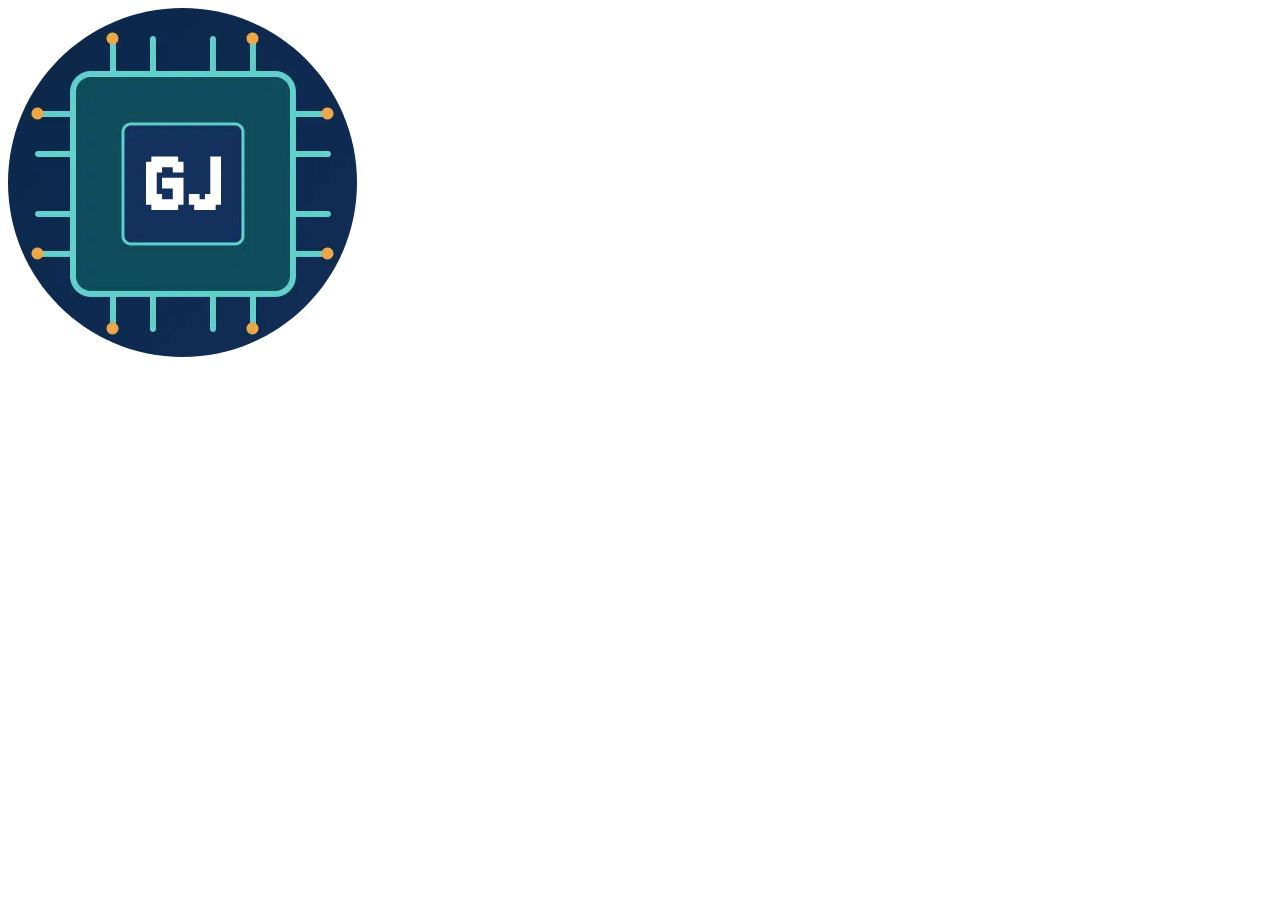
<file: Portfolio/index.html>
<!DOCTYPE html>
<html lang="en">
<head>
    <meta charset="UTF-8">
    <meta name="viewport" content="width=device-width, initial-scale=1.0">
    <title>Document</title>
</head>
<body>
    <img src="images/portfolio_logo.webp">
</body>
</html>
</file>
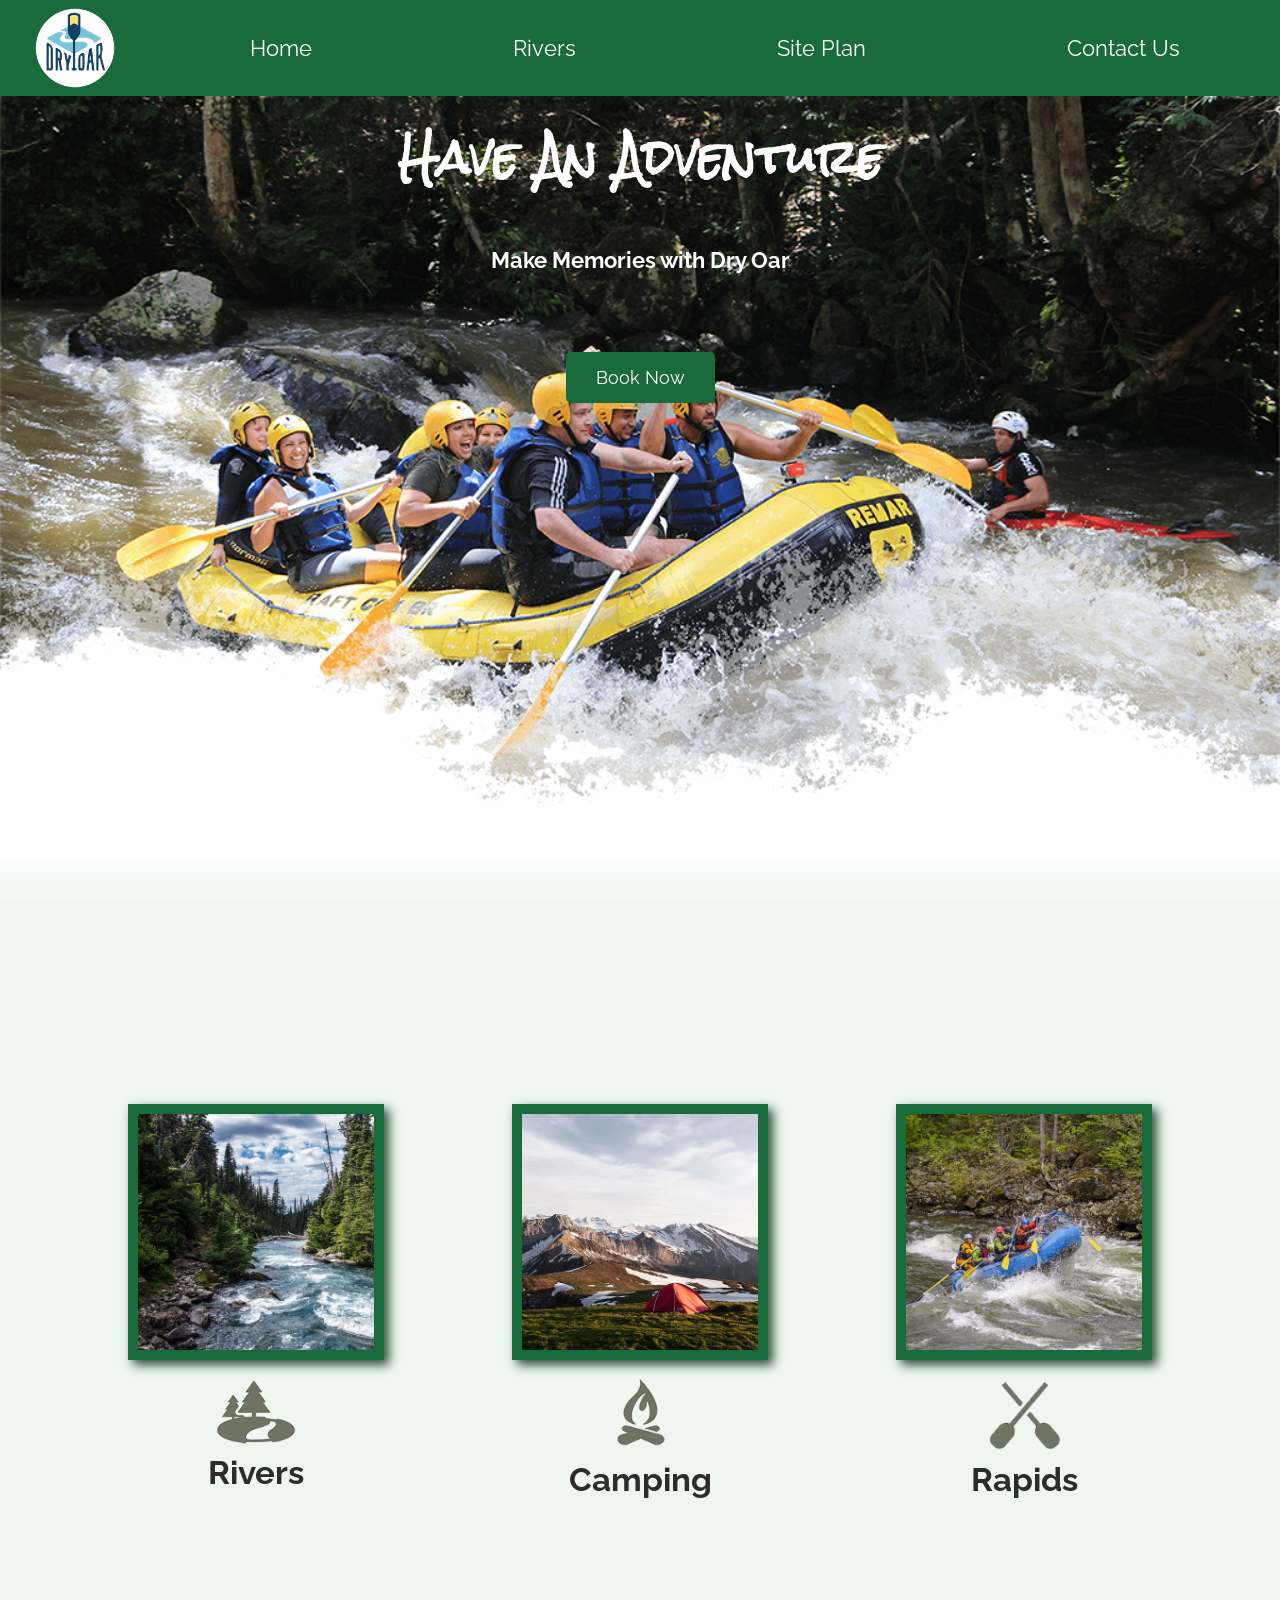
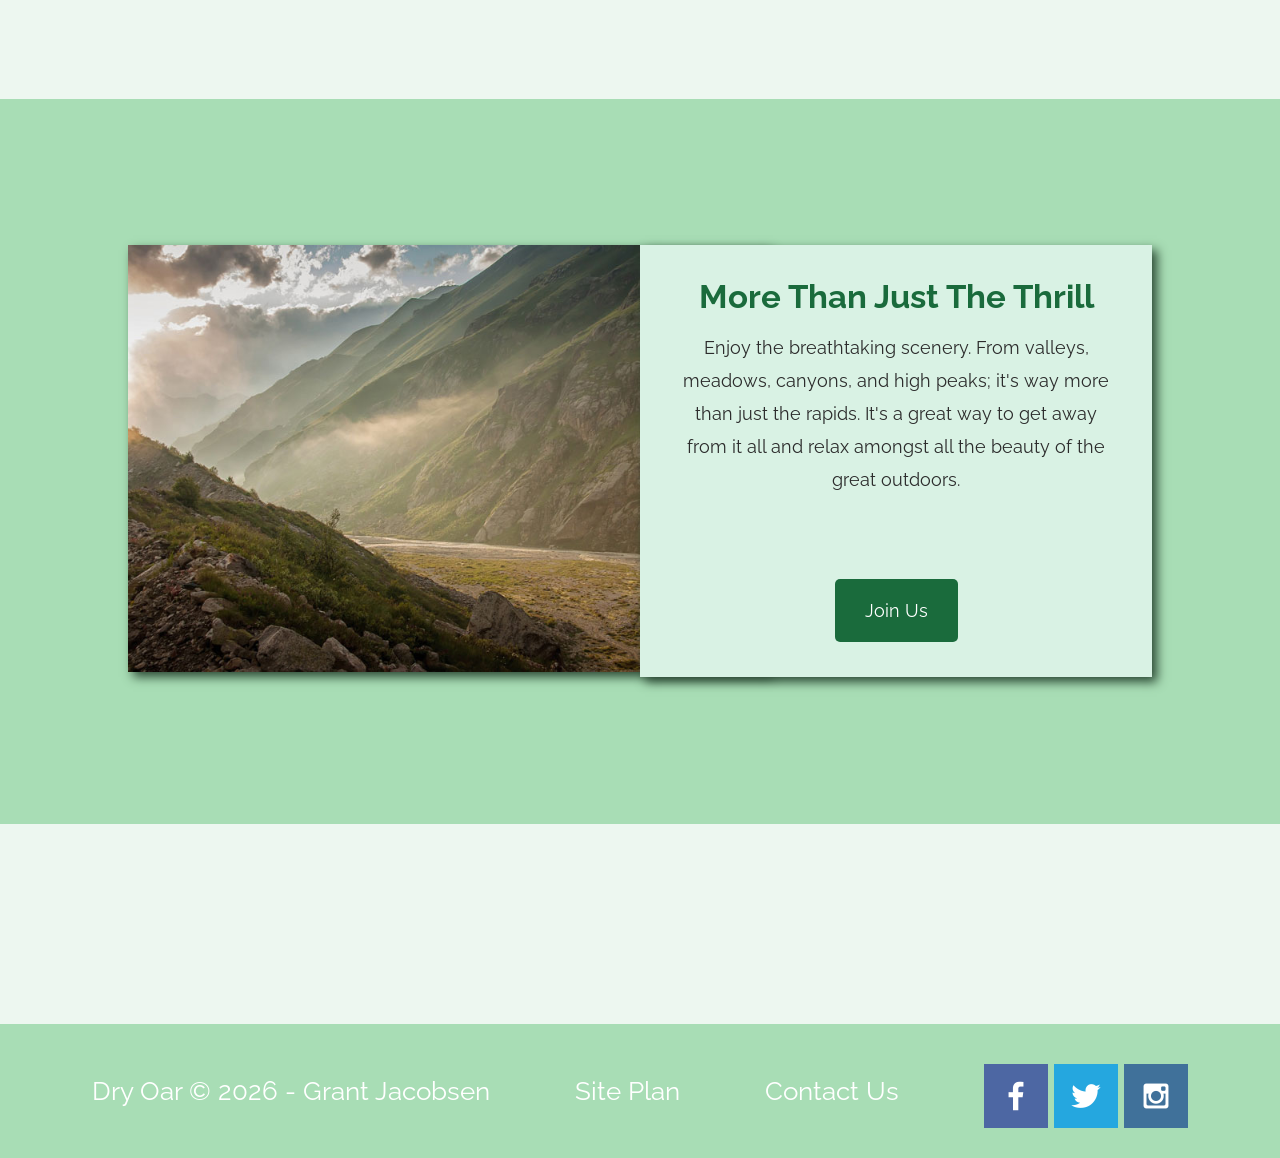
<file: wwr/index.html>
<!DOCTYPE html>
<html lang="en">
<head>
    <meta charset="UTF-8">
    <meta name="viewport" content="width=device-width, initial-scale=1.0">
    <title>Whitewater Rafting Vacations | Dry Oar Boating | Home</title>
    <link rel="stylesheet" href="styles/style.css">
    <link href="https://fonts.googleapis.com/css2?family=Rock+Salt&family=Raleway:wght@400;600&display=swap" rel="stylesheet">
</head>
<body>
    <div id="content">
        <header>
            <a id="logo_link" href="index.html">
                <img class="logo" src="images/logo.png" alt="Dry Oar Logo">
            </a>
            <nav>
                <a href="index.html">Home</a>
                <a href="#">Rivers</a>
                <a href="site-plan-rafting.html">Site Plan</a>
                <a href="contactus.html">Contact Us</a>
            </nav>
        </header>
 
        <div id="hero">
            <div id="hero-box">
                <img id="hero-img" src="images/hero.png" alt="People enjoying white water rafting">
            </div>
            <section id="hero-msg">
                <h1 class="home-title">Have An Adventure</h1>
                <h4>Make Memories with Dry Oar</h4>
                <div class="button-box">
                    <a class="book" href="contactus.html">Book Now</a>
                </div>
            </section>
            <div id="hero-background"></div>
        </div>
 
        <main class="home-grid">
            <section class="rivers-card">
                <img class="card-img" src="images/rivers.jpg" alt="river in forest">
                <img class="icon" src="images/river_icon.png" alt="river icon">
                <h2>Rivers</h2>
            </section>
            <section class="camping-card">
                <img class="card-img" src="images/camping.jpg" alt="tent in mountains">
                <img class="icon" src="images/fire_icon.png" alt="fire icon">
                <h2>Camping</h2>
            </section>
            <section class="rapids-card">
                <img class="card-img" src="images/rapids.jpg" alt="rafting boat">
                <img class="icon" src="images/oars.png" alt="oars icon">
                <h2>Rapids</h2>
            </section>
            <div id="background"></div>
            <img class="mountains" src="images/mountains.jpg" alt="Misty mountains">
            <section class="msg">
                <h2>More Than Just The Thrill</h2>
                <p>Enjoy the breathtaking scenery. From valleys, meadows, canyons, and high peaks; it's way more than just the rapids. It's a great way to get away from it all and relax amongst all the beauty of the great outdoors.</p>
                <a class="join" href="rivers.html">Join Us</a>
            </section>
        </main>
 
        <footer>
            <p>Dry Oar &copy; 2026 - Grant Jacobsen</p>
            <p><a href="site-plan-rafting.html">Site Plan</a></p>
            <p><a href="contactus.html">Contact Us</a></p>
            <div class="social">
                <a href="https://facebook.com" target="_blank">
                    <img src="images/facebook.png" alt="fb icon">
                </a>
                <a href="https://twitter.com" target="_blank">
                    <img src="images/twitter.png" alt="twitter icon">
                </a>
                <a href="https://instagram.com" target="_blank">
                    <img src="images/instagram.png" alt="instagram icon">
                </a>
            </div>
        </footer>
    </div>
</body>
</html>
</file>
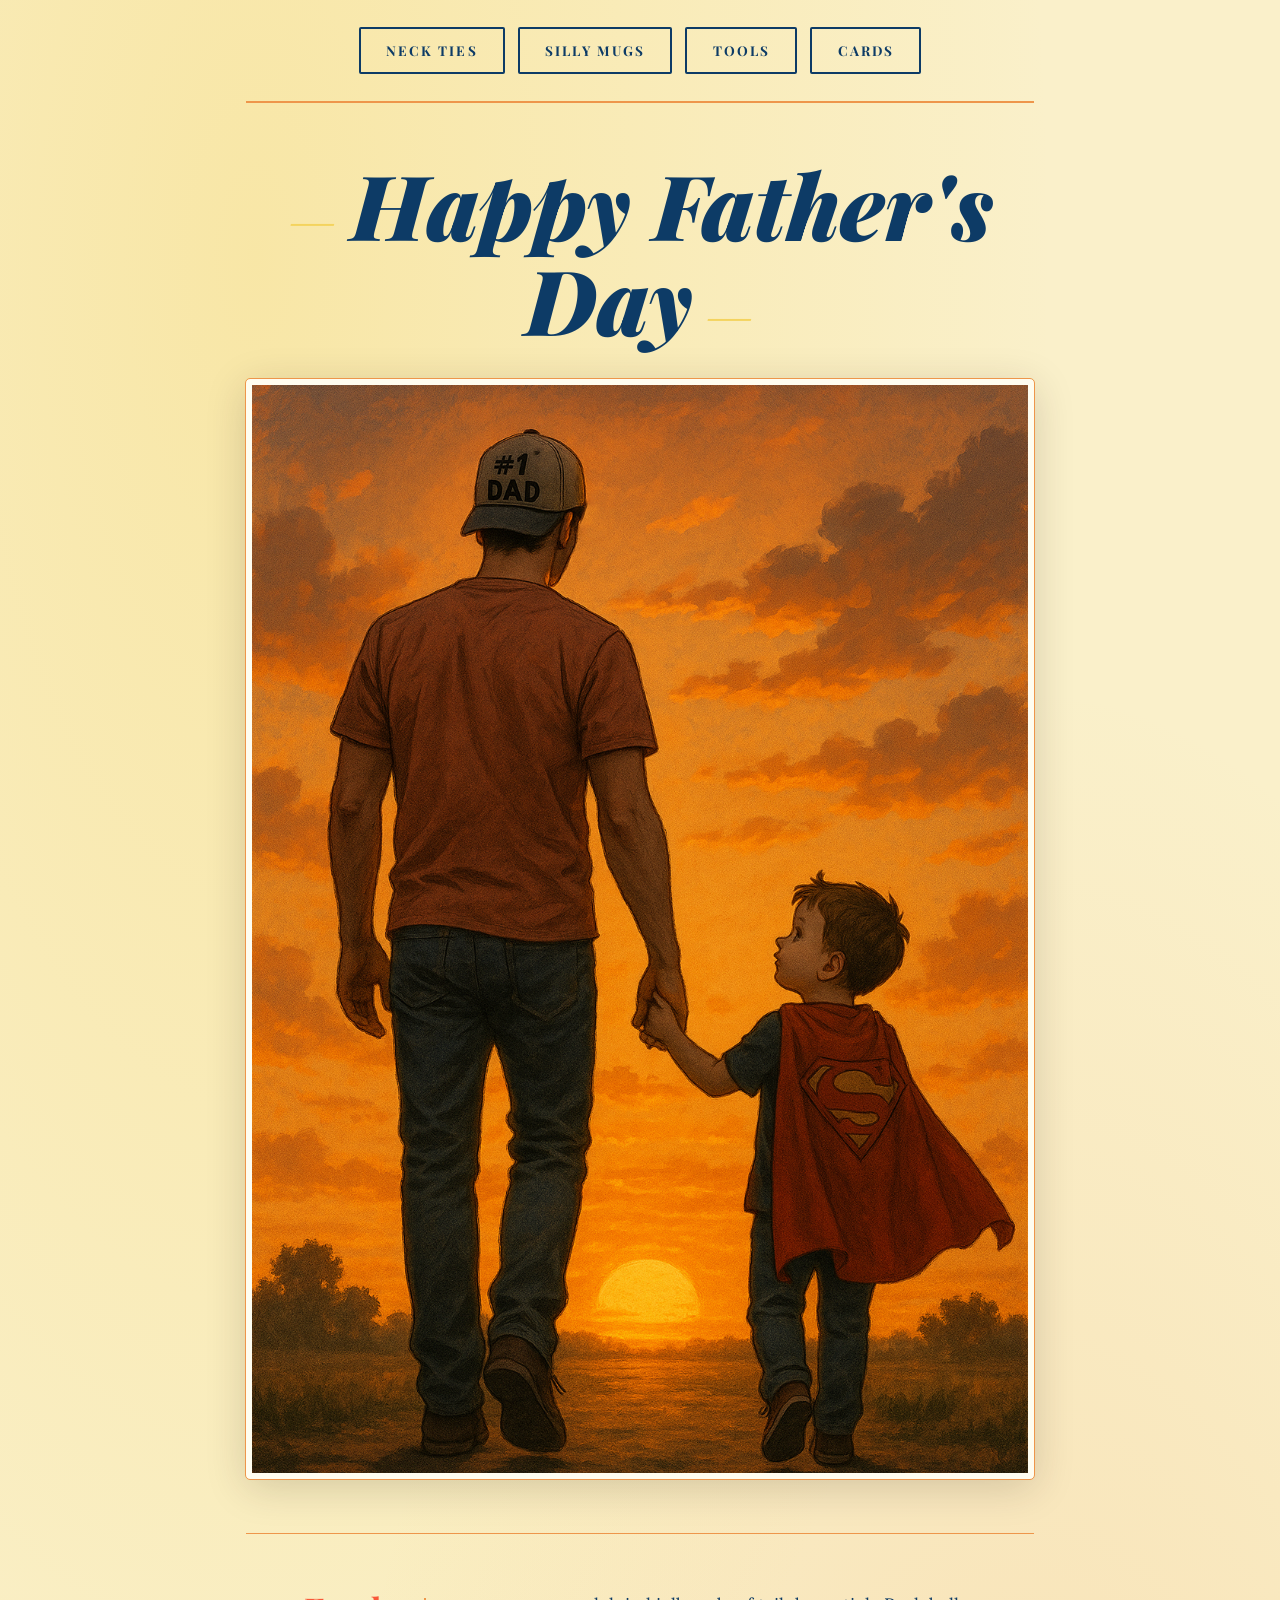
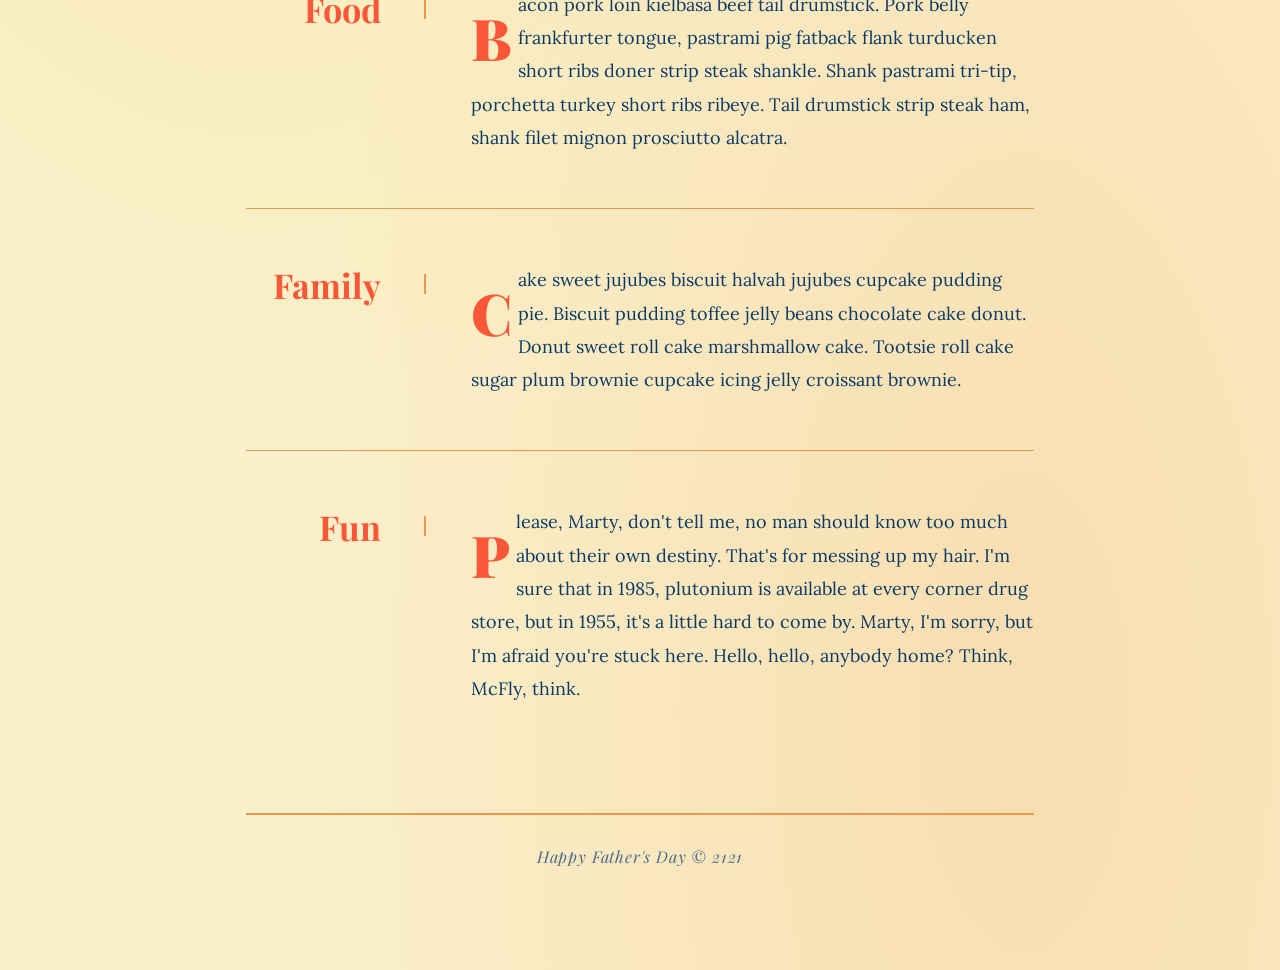
<file: ICE/fathersday/index.html>
<!DOCTYPE html>
<html lang="en">

<head>
    <meta charset="UTF-8">
    <meta name="viewport" content="width=device-width, initial-scale=1.0">
    <title>Father's Day Page</title>
    <link rel="stylesheet" href="styles/styles.css">
</head>

<body>
    <div id="wrapper">
        <header>
            <nav>
                <ul>
                    <li>Neck Ties</li>
                    <li>Silly Mugs</li>
                    <li>Tools</li>
                    <li>Cards</li>
                </ul>
            </nav>
        </header>
        <main>
            <h1>Happy Father's Day</h1>
            <img src="images/fathersday.png">
            <section>
                <h2>Food</h2>
                <p>Bacon pork loin kielbasa beef tail drumstick. Pork belly frankfurter tongue,
                     pastrami pig fatback flank turducken short ribs doner strip steak shankle.
                      Shank pastrami tri-tip, porchetta turkey short ribs ribeye. 
                      Tail drumstick strip steak ham, shank filet mignon prosciutto alcatra. </p>
            </section>
            <section>
                <h2>Family</h2>
                <p>Cake sweet jujubes biscuit halvah jujubes cupcake pudding pie. Biscuit
                    pudding toffee jelly beans chocolate cake donut. Donut sweet roll cake
                    marshmallow cake. Tootsie roll cake sugar plum brownie cupcake icing
                    jelly croissant brownie.</p>
            </section>
            <section>
                <h2>Fun</h2>
                <p>Please, Marty, don't tell me, no man should know too much about their own
                     destiny. That's for messing up my hair. I'm sure that in 1985, 
                     plutonium is available at every corner drug store, but in 1955, 
                     it's a little hard to come by. Marty, I'm sorry, but I'm afraid 
                     you're stuck here. Hello, hello, anybody home? Think, McFly, think. 
                     </p>
            </section>
        </main>
        <footer>
            Happy Father's Day &copy; 2121
        </footer>
    </div>
</body>

</html>
</file>
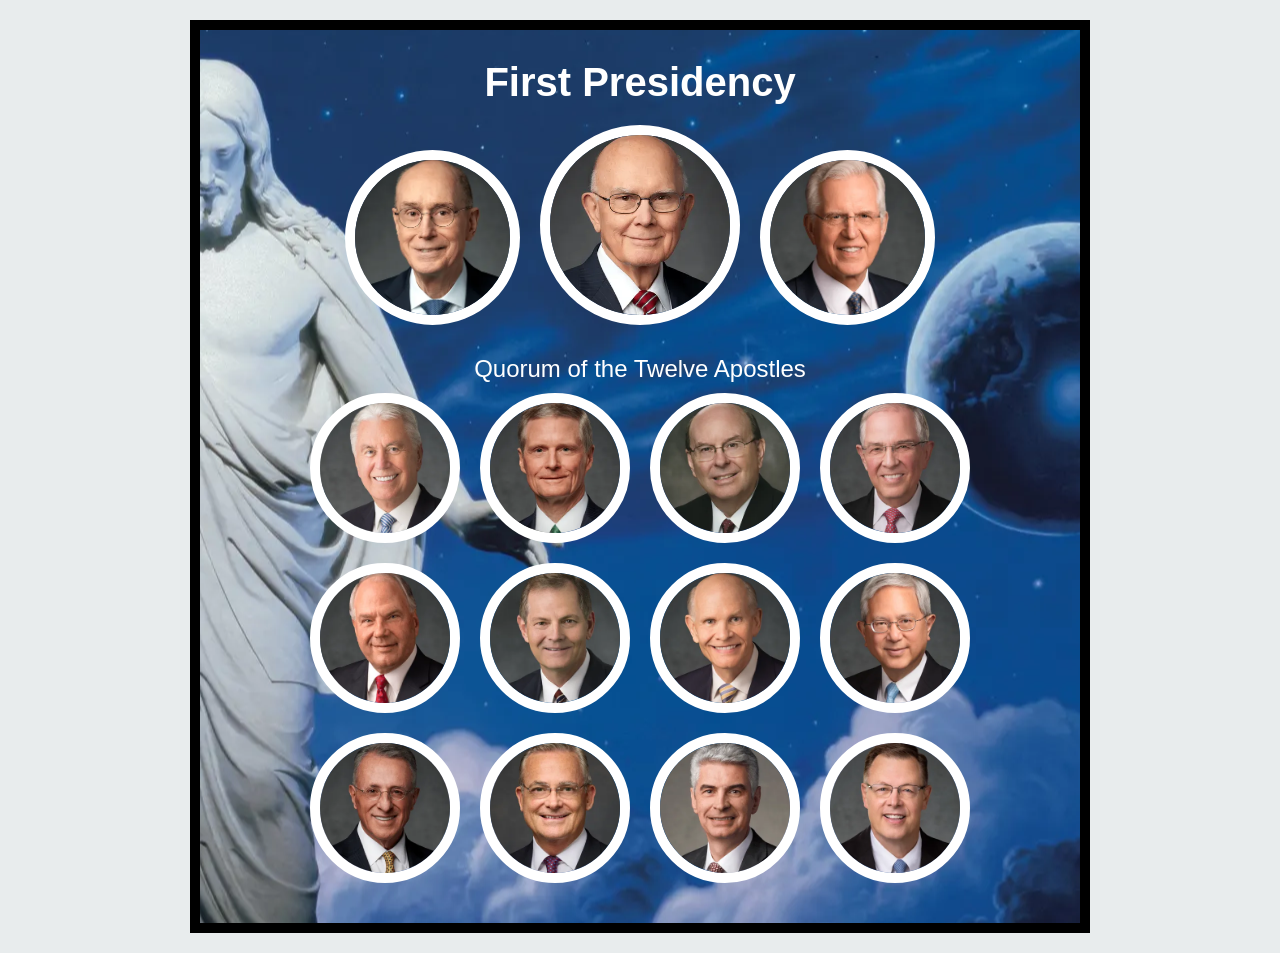
<file: ICE/apostle_spotlight/apostles.html>
<!DOCTYPE html>
<html lang="en">
<head>
    <meta charset="UTF-8">
    <meta name="viewport" content="width=device-width, initial-scale=1.0">
    <title>Apostles Spotlights</title>
    <style>
        /* Insert styles here */
        * {
            box-sizing: border-box;
            margin: 0;
            padding: 0;
        }

        body{
            font: Arial;
            background-color: #E8ECED;

        }
        
        .spotlight{
            border: 6px solid  #FFF;
            border-width: 10px;
            border-radius: 50%;
            height: 150px;
            width: 150px;
            overflow: hidden;
            flex-shrink: 0;
            box-shadow: 0 4px 16px rpga(0,0,0, 0.35);
            background-color: #ccc;
        }
        .spotlight.presidency{
            height: 175px;
            width: 175px;
            align-self: end;
        }
        .spotlight.prophet{
            height: 200px;
            width: 200px;
        }
        
        .spotlight img{
            width: 100%;
            height: 100%;
            object-fit: cover;
            display: block;
        }
        .spotlight a {
            display: block;
            width: 100%;
            height: 100%;
        }

        .spotlight a img {
            width: 100%;
            height: 100%;
            object-fit: cover;
            display: block;
        }

        .background{
            justify-content: center;
            border: 10px solid #000;
            font-family: Arial, sans-serif;
            overflow: hidden;
            background-image: url('images/christus.webp');
            background-position:center;
            max-width: 900px;   
            margin: 20px auto;  
            padding: 30px 20px 40px;
            display: flex;
            flex-direction: column;
            align-items: center;

        }

        .grid-presidency{
            display: flex;
            flex-wrap: wrap;
            justify-content: center;
            gap: 20px;
            padding: 20px;
        }

        .grid-quorum{
            display: grid;
            grid-template-columns: 1fr 1fr 1fr 1fr;
            justify-content: center;
            gap: 20px;
        }

        h1{
            color: white;
            font-family: 'Lato', sans-serif;
            font-weight: 800;
            color: white;
            text-align: center;
            font-size: 250%;
        }
        h2{
            font-family: 'Lato', sans-serif;
            font-weight: 500;
            text-align: center;
            color: white;
            font-size: 150%;
            padding: 10px;
        }
    </style>
</head>
<body>
    <!-- Insert HTML elements here -->
    <div class="background">
        <!-- First Presidency -->
        <h1>First Presidency</h1>
        <div class="grid-presidency">
                <div class="spotlight presidency">
                    <a href="https://www.churchofjesuschrist.org/learn/people/henry-b-eyring/life-leadership?lang=eng" target="_blank">
                    <img src="images/eyring.webp" alt="President Henry B. Eyring">
                    </a>
                </div>
                <div class="spotlight prophet">
                    <a href="https://www.churchofjesuschrist.org/learn/people/dallin-h-oaks/life-leadership?lang=eng" target="_blank">
                    <img src="images/oaks.webp" alt="President Dallin H. Oaks">
                    </a>
                </div>    
                <div class="spotlight presidency">
                    <a href="https://www.churchofjesuschrist.org/learn/people/d-todd-christofferson/life-leadership?lang=eng" target="_blank">
                    <img src="images/christofferson.webp" alt="President D Todd Christoferson">
                    </a>
                </div>
        </div>
            <!-- Quorum of the twelve -->
        <h2>Quorum of the Twelve Apostles</h2>
        <div class="grid-quorum">
            <div class="spotlight">
                <a href="https://www.churchofjesuschrist.org/learn/dieter-f-uchtdorf?lang=eng" target="_blank">
                <img src="images/uchtdorf.webp" alt="Elder Dieter F. Uchtdorf">
                    </a>
            </div>
            <div class="spotlight">
                <a href="https://www.churchofjesuschrist.org/learn/david-a-bednar?lang=eng" target="_blank">
                <img src="images/bednar.webp" alt="Elder David A. Bednar">
                    </a>
            </div>
            <div class="spotlight"> 
                <a href="https://www.churchofjesuschrist.org/learn/quentin-l-cook?lang=eng" target="_blank">
                <img src="images/cook.webp" alt="Elder Quentin L. Cook">
                    </a>
            </div>
            <div class="spotlight">
                <a href="https://www.churchofjesuschrist.org/learn/neil-l-andersen?lang=eng" target="_blank">
                <img src="images/anderson.webp" alt="Elder Neil L. Andersen">
                    </a>
            </div>
            <div class="spotlight">
                <a href="https://www.churchofjesuschrist.org/learn/ronald-a-rasband?lang=eng" target="_blank">
                <img src="images/rasband.webp" alt="Elder Ronald A. Rasband">
                    </a>
            </div>
            <div class="spotlight">
                <a href="https://www.churchofjesuschrist.org/learn/gary-e-stevenson?lang=eng" target="_blank">
                <img src="images/stevenson.webp" alt="Elder Gary E. Stevenson">
                    </a>
            </div>
            <div class="spotlight">
                <a href="https://www.churchofjesuschrist.org/learn/dale-g-renlund?lang=eng" target="_blank">
                <img src="images/renlund.webp" alt="Elder Dale G. Renlund">
                    </a>
            </div>
            <div class="spotlight">
                <a href="https://www.churchofjesuschrist.org/learn/gerrit-w-gong?lang=eng" target="_blank">
                <img src="images/gong.webp" alt="Elder Gerrit W. Gong">
                    </a>
            </div>
            <div class="spotlight">
                <a href="https://www.churchofjesuschrist.org/learn/ulisses-soares?lang=eng" target="_blank">
                <img src="images/soares.webp" alt="Elder Ullyses Soares">
                    </a>
            </div>
            <div class="spotlight">
                <a href="https://www.churchofjesuschrist.org/learn/patrick-kearon?lang=eng" target="_blank">
                <img src="images/kearon.webp" alt="Elder Patrick kearon">
                    </a>
            </div>
            <div class="spotlight">
                <a href="https://www.churchofjesuschrist.org/learn/gerald-j-causse?lang=eng" target="_blank">
                <img src="images/causse.webp" alt="Elder Gerald Causse">
                    </a>
            </div>
            <div class="spotlight">
                <a href="https://www.churchofjesuschrist.org/learn/clark-g-gilbert?lang=eng" target="_blank">
                <img src="images/gilbert.webp" alt="Elder Clark G. Gilbert">
                    </a>
            </div>
        </div>
    </div>
</body>
</html>
</file>
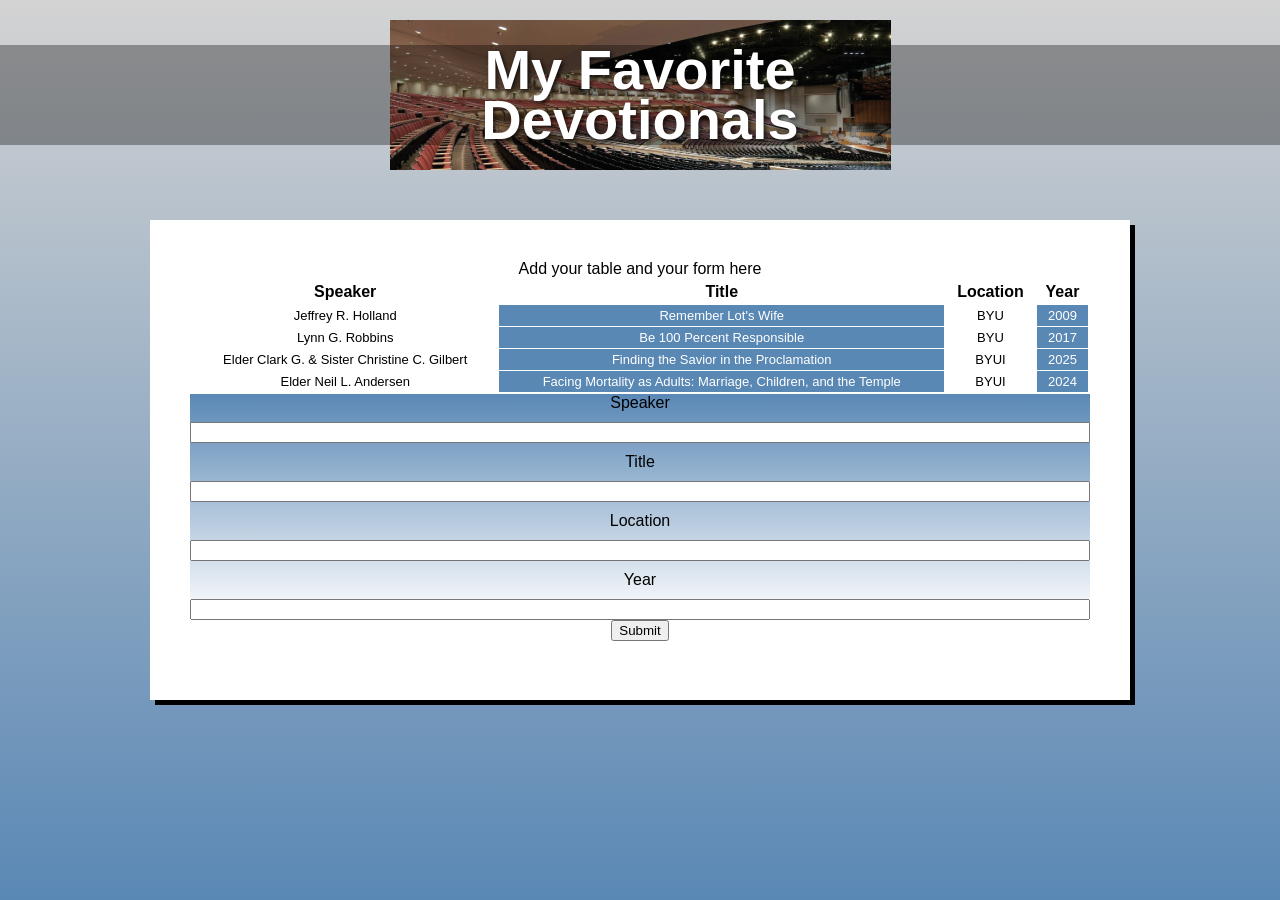
<file: ICE/favorite_devo/favdevo.html>
<!DOCTYPE html>
<html lang="en">
<head>
  <meta charset="UTF-8" />
  <meta name="viewport" content="width=device-width, initial-scale=1.0"/>
  <title>My Favorite Devotionals</title>
  <link rel="stylesheet" href="styles/styles.css" />
</head>
<body>
  <div class="container">
    <header class="header">
      <div class="header-image">
        <h1>My Favorite<br>Devotionals</h1>
      </div>
    </header>
    <main>
      <div class="content-box">
        <!-- Add your devotional content here -->
        Add your table and your form here
        <table class="greyGridTable">
          <tr>
            <th>Speaker</th> 
            <th>Title</th>
            <th>Location</th>
            <th>Year</th>
          </tr>
                   <tr>
            <td>Jeffrey R. Holland</td>
            <td>Remember Lot's Wife</td>
            <td>BYU</td>
            <td>2009</td>
          </tr>
          <tr>
            <td>Lynn G. Robbins</td>
            <td>Be 100 Percent Responsible</td>
            <td>BYU</td>
            <td>2017</td>
          </tr>
          <tr>
            <td>Elder Clark G. & Sister Christine C. Gilbert</td>
            <td>Finding the Savior in the Proclamation</td>
            <td>BYUI</td>
            <td>2025</td>
          </tr>
          <tr>
            <td>Elder Neil L. Andersen</td> 
            <td>Facing Mortality as Adults: Marriage, Children, and the Temple</td>
            <td>BYUI</td>
            <td>2024</td>
          </tr>
        </table> 
        <form class="form">
          <label>Speaker</label> <input type="text">
          <label>Title</label> <input type="text">
          <label>Location</label> <input type="text">
          <label>Year</label> <input type="text">
        </form>
        <button type="submit">Submit</button>
      </div>
    </main>
  </div>
</body>
</html>
</file>
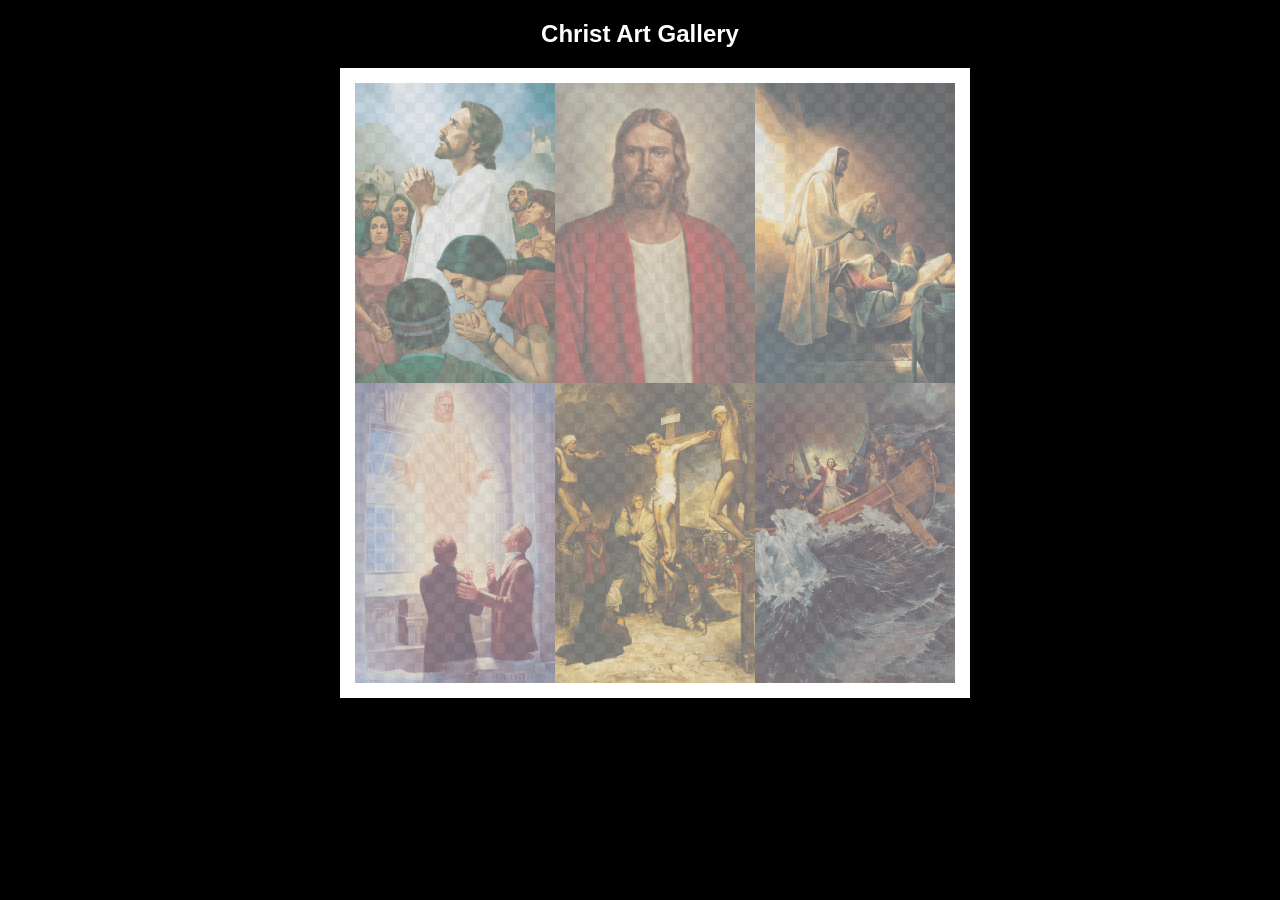
<file: ICE/gallery/gallery.html>
<!DOCTYPE html>
<html lang="en">
<head>
    <meta charset="UTF-8">
    <meta name="viewport" content="width=device-width, initial-scale=1.0">
    <title>Images of Christ</title>
    <style>
        body {
            background: black;
        }
        #wrapper{
            width: 600px;
            margin: 0 auto;
        }
        nav {
            color: white;
            text-align: center;
            font-family: Haettenschweiler, 'Arial Narrow Bold', sans-serif;
        }
        #gallery{
            display: grid;
            grid-template-columns: 200px 200px 200px;
            border: 15px solid rgb(255, 255, 255);
            width: 100%;
            background-color: #ddd;
            background-image:
                linear-gradient(45deg, #ccc 26%, transparent 26%), 
                linear-gradient(135deg, #ccc 26%, transparent 26%),
                linear-gradient(45deg, transparent 75%, #ccc 75%),
                linear-gradient(135deg, transparent 75%, #ccc 75%);
            background-size: 20px 20px; /* Must be a square */
            background-position: 0 0, 10px 0, 10px -10px, 0px 10px; 
            
        }
        #gallery a {
            cursor: url('images/christus.png'), pointer;
        }
        #gallery img {
            /* make a thumbnail of the image that is 200x300 
               instead of using width and height here to help the page load faster */
            /* width: 200px; 
            height: 300px; */

            opacity:50%;
            display:block;
        }
        #gallery img:hover{
            opacity: 100%;
        }
    </style>
</head>
<body>
    <div id="wrapper">
        <nav>
            <h1>Christ Art Gallery</h1>
        </nav>
        <main>
            <div id="gallery">
                <a href="images/big/img1.webp"><img src="images/small/img1.png" alt="Christ praying with the Nephites" ></a>
                <a href="images/big/img2.webp"><img src="images/small/img2.png" alt="Jesus the Christ" ></a>
                <a href="images/big/img3.webp"><img src="images/small/img3.png" alt="Jesus Raising the Daughter of Jairus" ></a>
                <a href="images/big/img4.webp"><img src="images/small/img4.png" alt="The Lord Appears in the Kirtland Temple" ></a>
                <a href="images/big/img5.webp"><img src="images/small/img5.png" alt="Crucifixion of Jesus Christ" ></a>
                <a href="images/big/img6.webp"><img src="images/small/img6.png" alt="Jesus Calms the Storm" ></a>
            </div>
        </main>
    </div>
</body>
</html>
</file>
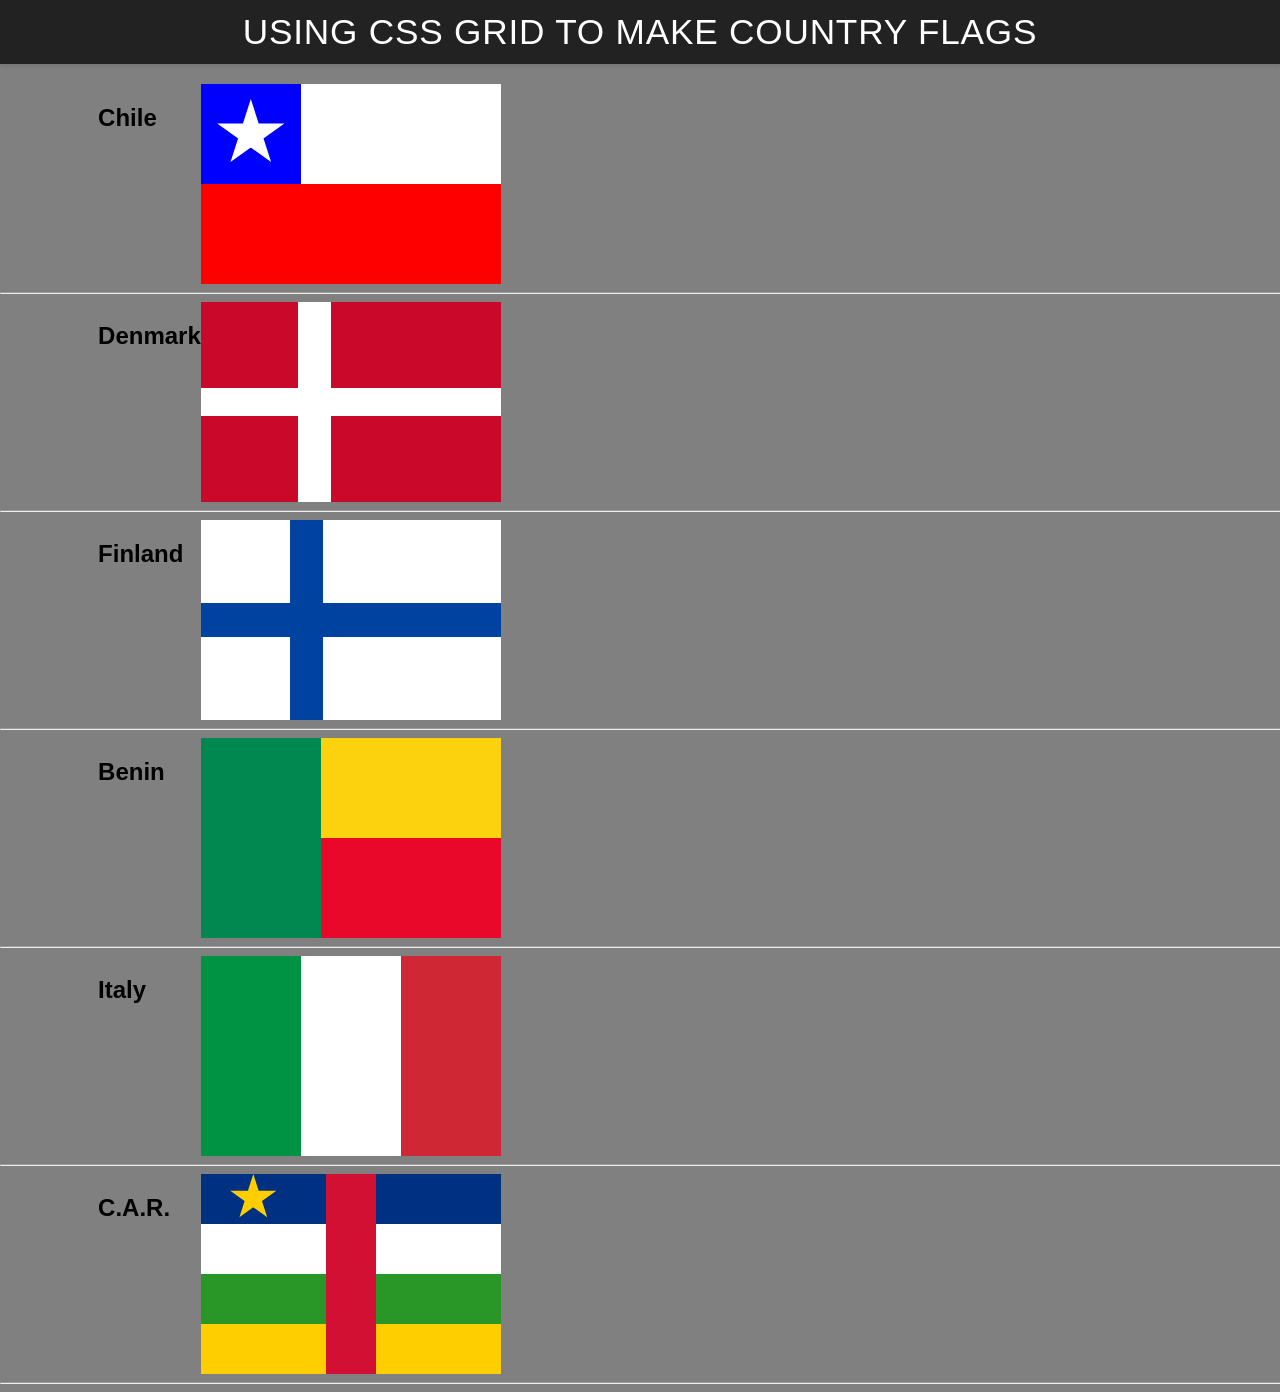
<file: ICE/grid_flags/flags.html>
<!DOCTYPE html>
<html lang="en">

<head>
    <meta charset="UTF-8">
    <meta name="viewport" content="width=device-width, initial-scale=1.0">
    <title>Flag</title>
    <style>
        body {
            margin: 0;
            font-family: 'Helvetica Neue', sans-serif;
            background-color: gray;
        }

        header {
            background-color: #222;
            color: #fff;
            padding: 0.75rem 1.5rem;
            display: flex;
            align-items: center;
            justify-content: center;
            font-size: 1.1rem;
            letter-spacing: 0.05rem;
            text-transform: uppercase;
            box-shadow: 0 2px 4px rgba(0, 0, 0, 0.1);
        }

        header h1 {
            margin: 0;
            font-weight: 400;
        }
        main {
            display: grid;
            grid-template-columns: .1fr .1fr 1fr .1fr;
            margin-top: 20px;
        }
        hr {
            width: 100%;
            grid-column: 1 / 5;
        }
        h2 {
            grid-column: 2/3;
        }

        #blue {
            background: blue;
            grid-column: 1 / 2;
            display: grid;
            align-items: center;
            justify-items: center;
        }

        #white {
            background: white;
            grid-column: 2 / 4;
        }

        #red {
            background: red;
            grid-column: 1 / 4;
        }

        #chile {
            display: grid;
            grid-template-columns: 1fr 1fr 1fr;
            grid-template-rows: 1fr 1fr;
            height: 200px;
            width: 300px;
        }

        .star {
            width: 70px;
            aspect-ratio: 1;
            background: white;
            clip-path: polygon(50% 0, 79% 90%, 2% 35%, 98% 35%, 21% 90%);
        }

        #denmark{
            display: grid;
            grid-template-columns: 32.432% 10.811% 56.757%; /*12 4 21*/
            grid-template-rows: 42.8571% 14.285% 42.8571%; /*12 4 12*/
            height: 200px;/*28:37*/
            width: 300px;
        }
        .dred{
            background: #C9082A;
        }
        .white{
            background: #fff;
        }

        #finland{
            background: #0042A0;
            display: grid;
            grid-template-columns:1fr 2fr; 
            grid-template-rows: 1fr 1fr;
            gap: 33.33px; 
            height: 200px;
            width: 300px;
        }
        
        .fwhite{
            background: #fff;
        }

        #benin{
            display: grid;
            grid-template-columns: 2fr 3fr;
            grid-template-rows: 1fr 1fr;
            height: 200px;
            width: 300px
        }

        .bgreen{background: #008850;}
        .byellow{background: #FCD20E;}
        .bred{background: #E90829;}

        #italy{
            display: grid;
            grid-template-columns: 1fr 1fr 1fr;
            height: 200px;
            width: 300px;
        }
        #igreen{background: #009344;}
        #iwhite{background: #fff;}
        #ired{background: #CF2734;}
        #car{
            display: grid;
            background: #d21034;
            grid-template-columns: 1fr 1fr;
            column-gap: 50px;
            grid-template-rows: 1fr 1fr 1fr 1fr;
            height: 200px;
            width: 300px;
        }
        .cblue{
            display: flex;
    
            justify-content: center;
            background: #003082;
        }
        .cwhite{background: #FFFFFF;}
        .cgreen{background: #289728;}
        .cyellow{background: #ffce00;}
        #cstar {
            justify-self: center;
            width: 48px;
            height: 48px;
            aspect-ratio: 1;
            margin-right: 20px;
            background: #ffce00;
            clip-path: polygon(50% 0, 79% 90%, 2% 35%, 98% 35%, 21% 90%);
        }
    </style>
</head>

<body>
    <header>
        <h1>Using CSS Grid to make Country Flags</h1>
    </header>
    <main>
        <h2>Chile</h2>
        <div id="chile">
            <div id="blue">
                <div class="star"></div>
            </div>
            <div id="white"></div>
            <div id="red"></div>
        </div>
        <hr>

        <h2>Denmark</h2>
        <div id="denmark">
            <div class="dred"></div>
            <div class="white"></div>
            <div class="dred"></div>

            <div class="white"></div>
            <div class="white"></div>
            <div class="white"></div>

            <div class="dred"></div>
            <div class="white"></div>
            <div class="dred"></div>
        </div>
        <hr>

        <h2>Finland</h2>
        <div id="finland">
            <div class="fwhite"></div>
            <div class="fwhite"></div>
            <div class="fwhite"></div>
            <div class="fwhite"></div>
        </div>
        <hr>

        <h2>Benin</h2>
        <div id="benin">
            <div class="bgreen"></div>
            <div class="byellow"></div>
            <div class="bgreen"></div>
            <div class="bred"></div>
        </div>

        <hr>
        <h2>Italy</h2>
        <div id="italy">
            <div id="igreen"></div>
            <div id="iwhite"></div>
            <div id="ired"></div>
        </div>
        <hr>
        
        <h2>C.A.R.</h2>
        <div id="car">
            <div class="cblue">
                <div id="cstar"></div>
            </div>
            <div class="cblue"></div>
            
            <div class="cwhite"></div>
            <div class="cwhite"></div>

            <div class="cgreen"></div>
            <div class="cgreen"></div>

            <div class="cyellow"></div>
            <div class="cyellow"></div>
        </div>
        <hr>
    </main>
</body>

</html>
</file>
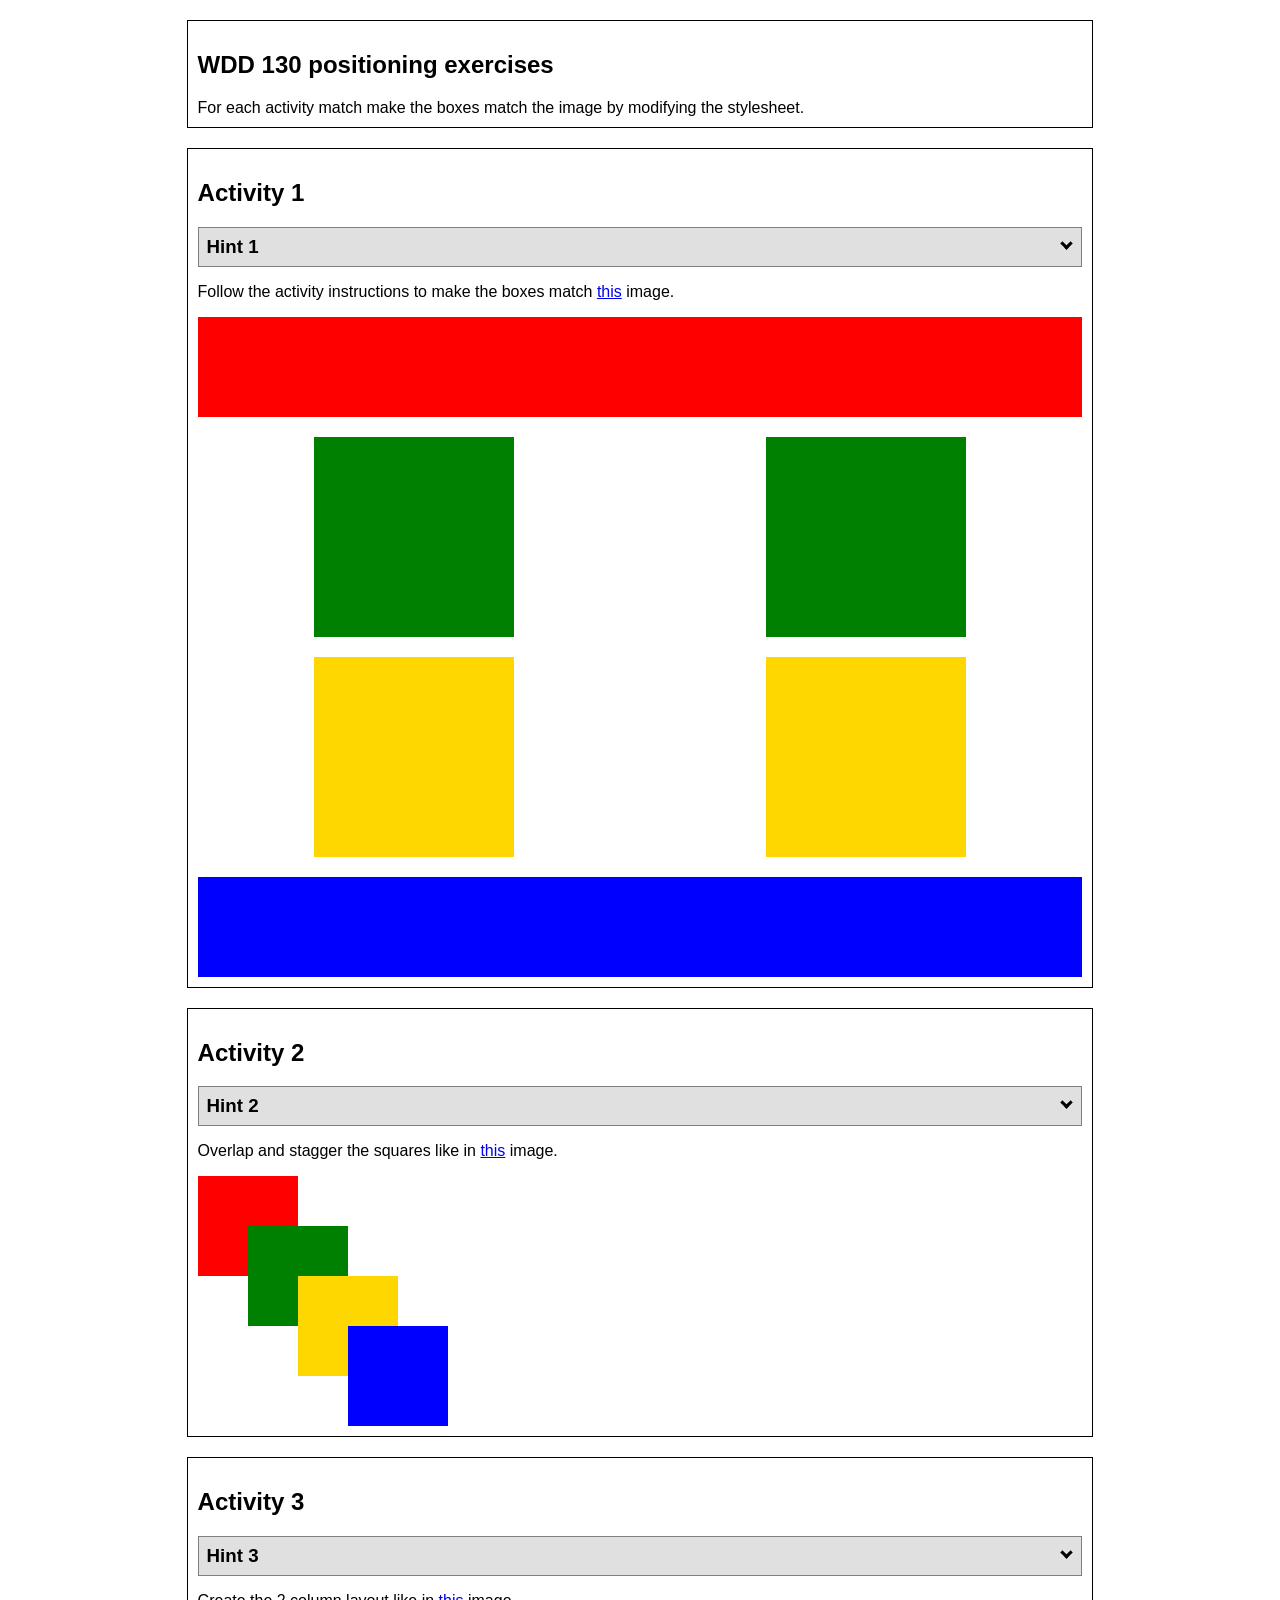
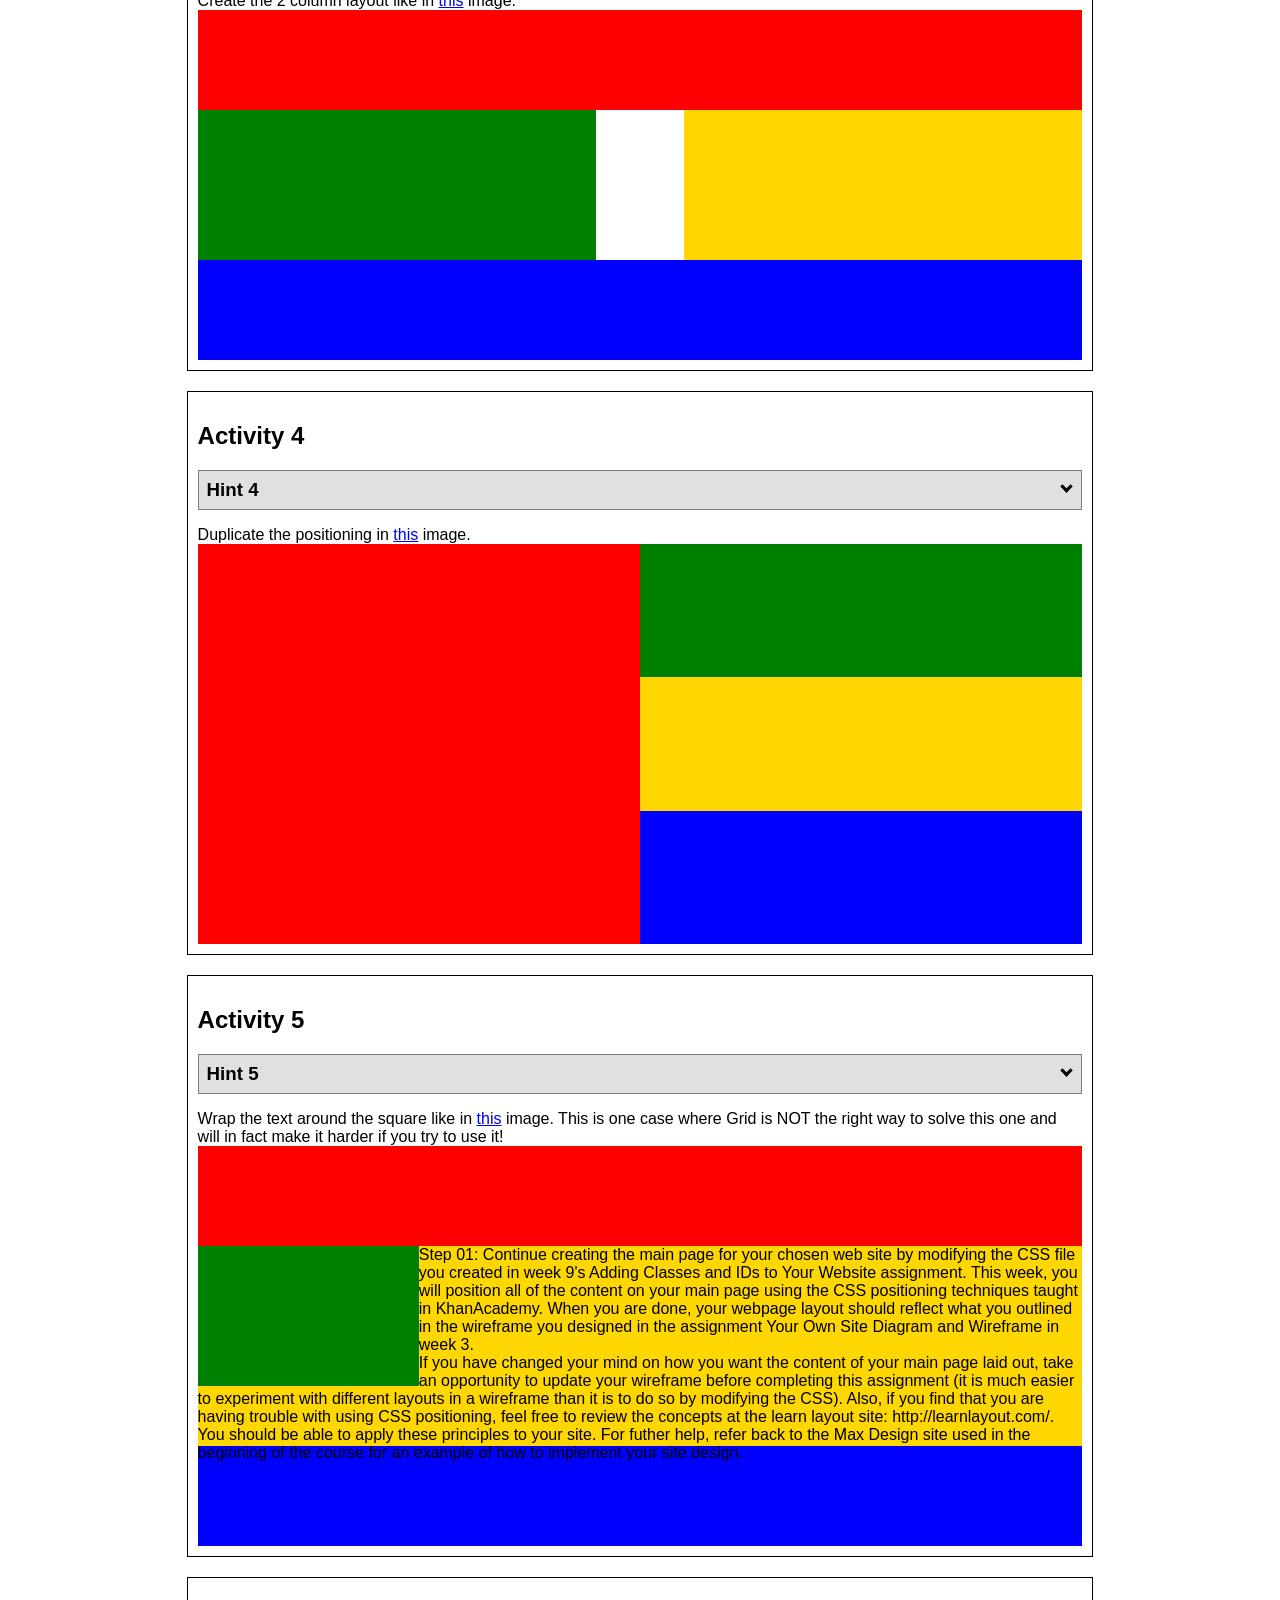
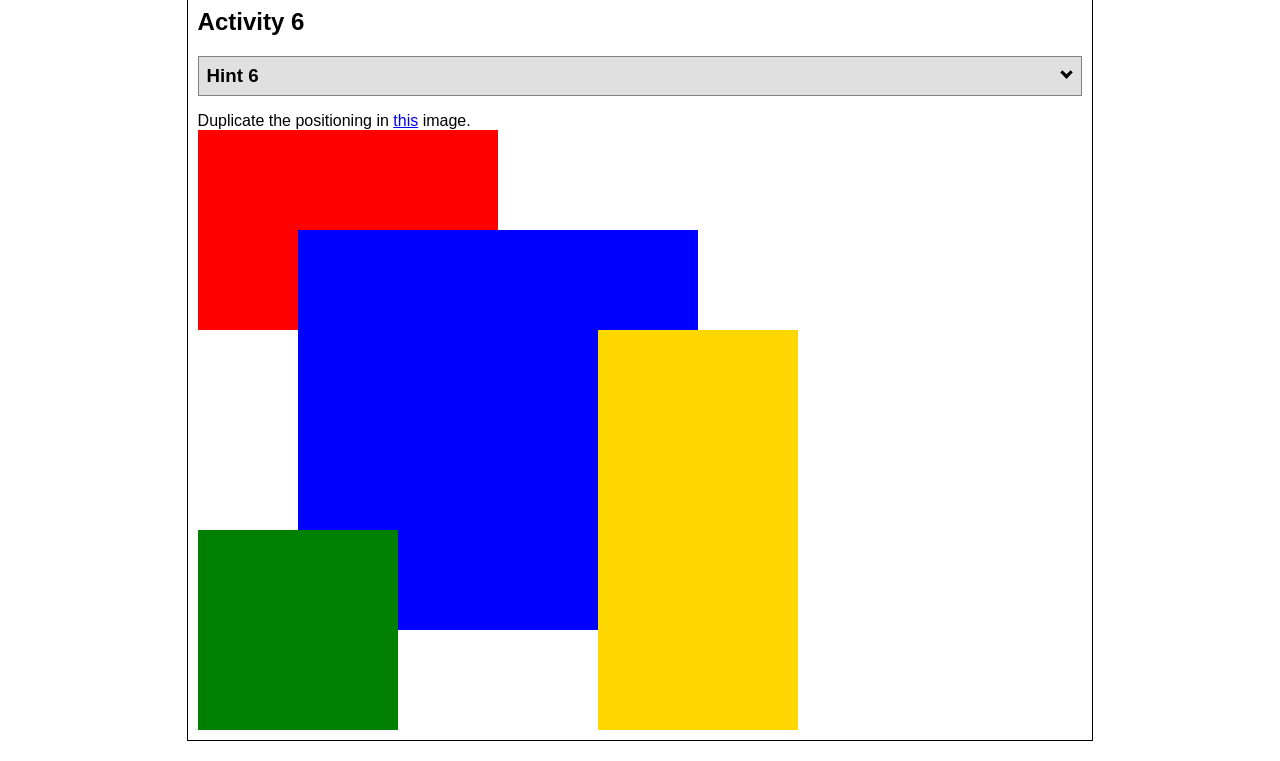
<file: ICE/positioning/positioning.html>
<!DOCTYPE html>
<html lang="en">
  <head>
    <!-- HTML - Name: positioning.html -->
    <title>Positioning Activity</title>
    <link rel="stylesheet" type="text/css" href="positionstyles.css" />
  </head>
  <body>
    <div class="activity">
      <h2>WDD 130 positioning exercises</h2>
      For each activity match make the boxes match the image by modifying the stylesheet.</div>
    <div class="activity">
      <h2>Activity 1</h2>
      <section class="hint"><input type="checkbox" ><i></i> <h3>Hint 1</h3><div><p>Use the activity instructions for the firt activity</a></p></div></section>
      <p>Follow the activity instructions to make the boxes match  <a href="images/example1.png" target="_blank">this</a> image.</p>
      <div class="content1" >
        <div class="red1" ></div>
        <div class="green1" ></div>
        <div class="green1" ></div>
        <div class="yellow1"></div>
        <div class="yellow1"></div>
        <div class="blue1"></div>
      </div>
    </div>
    <div class="activity">
      <h2>Activity 2</h2>
      <section class="hint"><input type="checkbox" > <h3>Hint 2</h3><i></i><div>
      <ul>
      <li>grid-template-columns: 50px 50px 50px 50px 50px </li></ul></div></section>
      <p>Overlap and stagger the squares like in <a href="images/example2.png" target="_blank">this</a> image.</p>
      <div class="content2" >
        <div class="red2" ></div>
        <div class="green2" ></div>
        <div class="yellow2"></div>
        <div class="blue2"></div>
      </div>
    </div>
    <div class="activity">
      <h2>Activity 3</h2>
      <section class="hint"><input type="checkbox" > <h3>Hint 3</h3><i></i><div><p>This one is going to be best solved with CSS Grid. Remember to make the boxes the right width first...then start moving them around. </p><h4>Properties used:</h4><ul><li>display:grid;</li><li>grid-template-columns:</li><li>grid-column-gap:</li>
        <li>grid-column:</li>  </ul></div></section>
      Create the 2 column layout like in <a href="images/example3.png" target="_blank">this</a>  image.
      <div class="content3" >
        <div class="red3" ></div>
        <div class="green3" ></div>
        <div class="yellow3"></div>
        <div class="blue3"></div>
      </div>
    </div>
    <div class="activity">
      <h2>Activity 4</h2>
      <section class="hint"><input type="checkbox" > <h3>Hint 4</h3><i></i><div><p>For the others we have been primarily concerned with width. For this one you will need to adjust height as well. </p><h4>Properties used:</h4><ul><li>display:grid;</li><li>grid-template-columns:</li><li>grid-row:</li></ul></div></section>
      Duplicate the positioning in <a href="images/example4.png" target="_blank">this</a> image. 
      <div class="content4" >
        <div class="red4" ></div>
        <div class="green4" ></div>
        <div class="yellow4"></div>
        <div class="blue4"></div>
      </div>
    </div>

    <div class="activity">
      <h2>Activity 5</h2>
      <section class="hint"><input type="checkbox" > <h3>Hint 5</h3><i></i><div><p>Grid is <strong>not</strong> the right way to do this.  In fact there is only one way to really do that...and that is with float. Remember that we float the thing we want the text to wrap around.  Also remember to start by making all the shapes the right size and shape.</p><h4>Properties used:</h4><ul><li>float: left;</li></ul></div></section>
      Wrap the text around the square like in <a href="images/example5.png" target="_blank">this</a> image. This is one case where Grid is NOT the right way to solve this one and will in fact make it harder if you try to use it!
      <div class="content5" >
        <div class="red5" ></div>
        <div class="green5" ></div>
        <div class="yellow5">Step 01: Continue creating the main page for your chosen web site by modifying the CSS file you created in week 9's Adding Classes and IDs to Your Website assignment. This week, you will position all of the content on your main page using the CSS positioning techniques taught in KhanAcademy. When you are done, your webpage layout should reflect what you outlined in the wireframe you designed in the assignment Your Own Site Diagram and Wireframe in week 3. <br />
          If you have changed your mind on how you want the content of your main page laid out, take an opportunity to update your wireframe before completing this assignment (it is much easier to experiment with different layouts in a wireframe than it is to do so by modifying the CSS). Also, if you find that you are having trouble with using CSS positioning, feel free to review the concepts at the learn layout site: http://learnlayout.com/. You should be able to apply these principles to your site. For futher help, refer back to the Max Design site used in the beginning of the course for an example of how to implement your site design.</div>
        <div class="blue5"></div>
      </div>
    </div>
    <div class="activity">
      <h2>Activity 6</h2>
      <section class="hint"><input type="checkbox" > <h3>Hint 6</h3><i></i><div><p>This one is all about visualizing the grid behind the layout. If you are having a hard time doing that first: all the sizes are even multiples of 100, and second here is another example with the lines drawn: <a href="images/example6-hint.png" target="_blank">example 6 with lines</a>. For this one you will find it easiest if you use px for the column width. You can also use <kbd>z-index</kbd> to control the element layering.    </p><h4>Properties used:</h4><ul><li>display:grid;</li><li>grid-template-columns:</li><li>grid-column:</li><li>grid-row:</li><li><a href="https://www.w3schools.com/cssref/pr_pos_z-index.asp" target="_blank">z-index:</a></li></ul></div></section>
      Duplicate the positioning in <a href="images/example6.png" target="_blank">this</a> image.
      <div class="content6" >
        <div class="red6" ></div>
        <div class="green6" ></div>
        <div class="yellow6"></div>
        <div class="blue6"></div>
      </div>
    </div>
  </body>
</html>
</file>
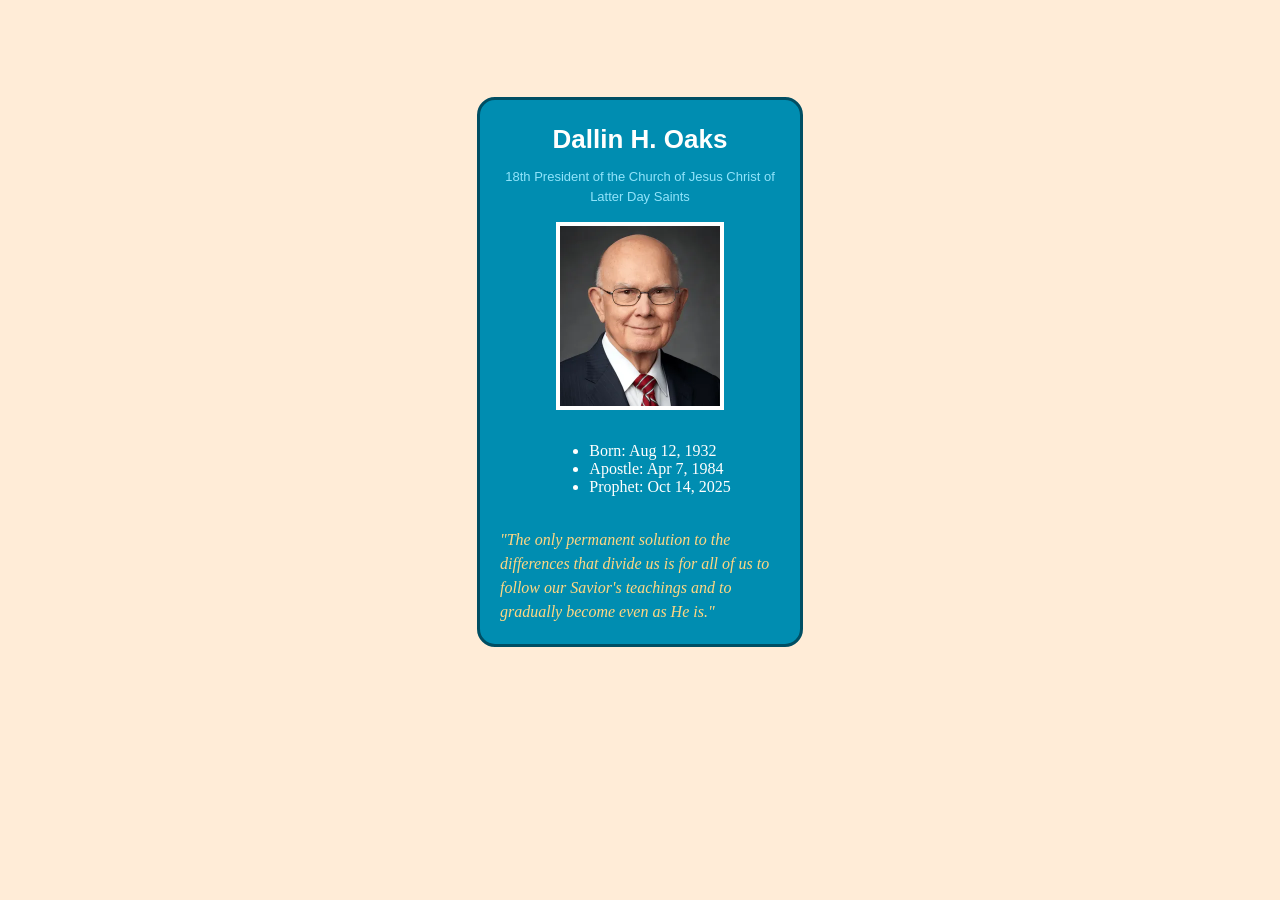
<file: ICE/prophet_cards/oaks.html>
<!DOCTYPE html>
<html lang="en">
<head>
    <meta charset="UTF-8">
    <meta name="viewport" content="width=device-width, initial-scale=1.0">
    <title>Dallin H. Oaks</title>
    <style>
        /* Insert styles here, this is called an internal stylesheet  */
        body {
            background: #FFECD7;
            display: flex;
            justify-content: center;
            align-items: center;
            padding: 2rem 1rem;
            min-height: 600px;
        }
        .subtitle a{
            color: #91E4FB;
            font-family: Helvetica, Arial, sans-serif;
            font-size: 13px;
            text-align: center;
            display: block;
            text-decoration: none;
            line-height: 1.5;
        }
        title {
            color: #FFFFFE;
            font: 'Helvetica';
            
        }
        .card-body {
            background: #FFECD7;
            display: flex;
            justify-content: center;
            align-items: center;
            padding: 2rem 1rem;
            min-height: 600px;
        }
        .card{
            background: #008DB1;
            border-color: #004E63;
            border: 3px solid #004E63; 
            border-radius: 18px;
            width: 280px;
            padding: 1.5rem 1.25rem 1.25rem;
            display: flex;
            flex-direction: column;
            align-items: center;
            gap: 12px;
        }
        .card h1 {
            color: #FFFFFE;
            font-family: Helvetica, Arial, sans-serif;
            font-size: 26px;
            font-weight: bold;
            margin: 0;
            text-align: center;
        }
        .portrait{
            width: 160px;
            height: 180px;
            border-radius: 0px;
            overflow: hidden;
            background: #005f7a;
            display: flex;
            align-items: center;
            justify-content: center;
            margin: 4px 0;
            border: 4px solid #FFFFFE;
        }

        .portrait img{
            width: 100%;
            height: 100%;
            object-fit: cover;
        }

        .quote{
            color: #FFD783;
            font-family: 'Nanum Brush Script', 'Brush Script MT', cursive;
            font-size: 16px;
            line-height: 1.5;
            text-align: left;
            font-style: italic;
            margin: 4px 0 0;
            width: 100%;
        }

        li{
            color: #FFFFFE;
            font: 'Helvetica';
        }
    </style>
</head>
<body>
    <div class="card-body">
        <div class="card">
            <h1>Dallin H. Oaks</h1>
            <div class="subtitle">
                <a href="https://www.churchofjesuschrist.org" target="_blank">
                    18th President of the Church of Jesus Christ of Latter Day Saints
                </a>
            </div>
            <div class="portrait">
                <img src="images/oaks.webp" alt="Dallin H. Oaks">
            </div>
            <ul>
                <li>Born: Aug 12, 1932</li>
                <li>Apostle: Apr 7, 1984</li>
                <li>Prophet: Oct 14, 2025</li>
            </ul>
            <p class="quote">"The only permanent solution to the differences that divide us is for all of us to follow our Savior's teachings and to gradually become even as He is."</p>
        </div>
    </div>    
</body>
</html>
</file>
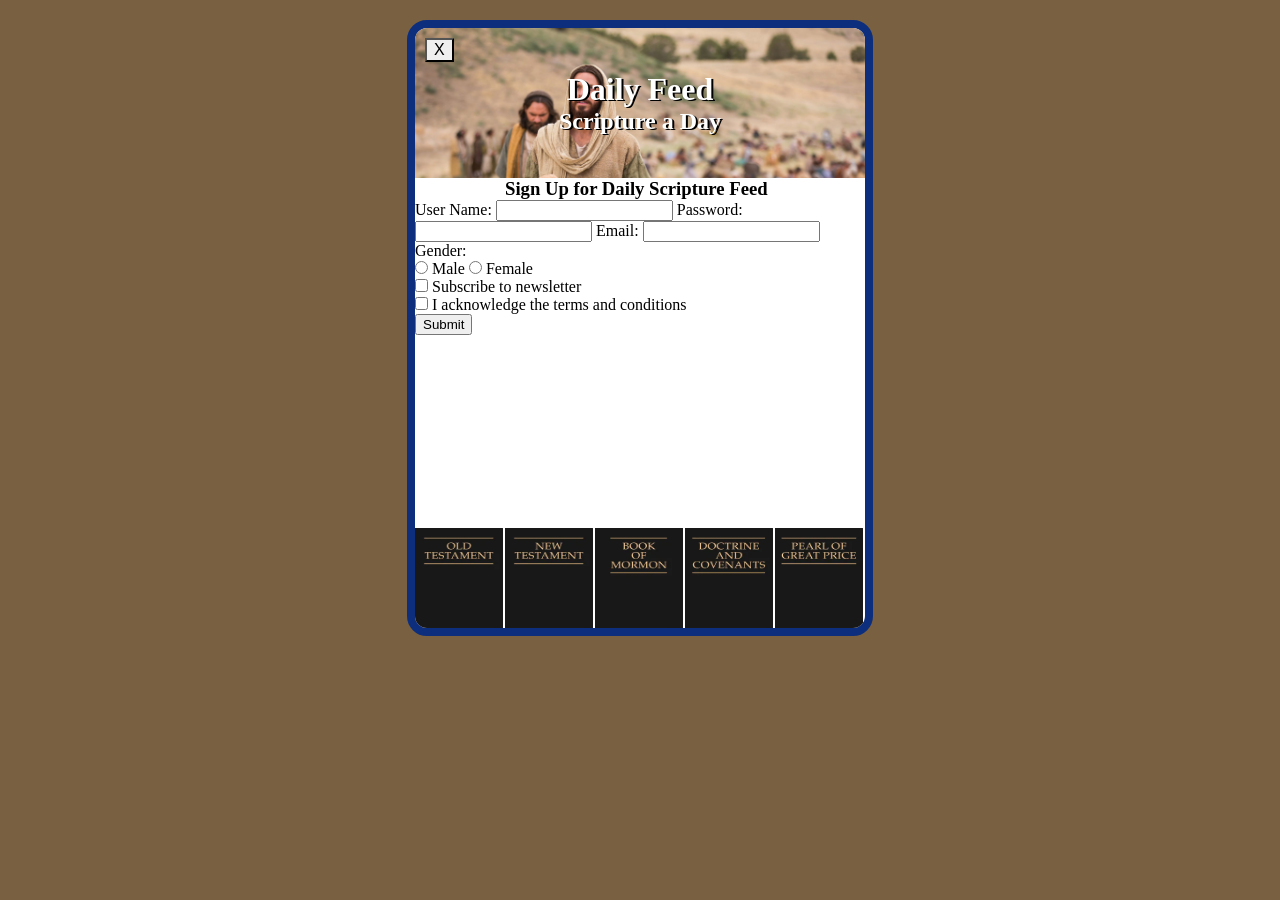
<file: ICE/signup/signup.html>
<!DOCTYPE html>
<html lang="en">

<head>
    <meta charset="UTF-8">
    <meta name="viewport" content="width=device-width, initial-scale=1.0">
    <title>Daily Feed Sign Up</title>

    <style>
        * {
            margin: 0;
            
        }
        
        body {
            background: rgb(120, 96, 64);
            display: flex;
            justify-content: center;
            align-items: flex-start;
            padding: 20px;
        }
        
        #titleContainer{
            background-image: url("images/jesus_feeds_5000.jpeg");
            background-size: cover;
            background-position: center top;
            height: 150px;

            display: flex;
            flex-direction: column;
            align-items: center;
            justify-content: center;
            position: relative;
        }

        h1{
            color: white;
            text-shadow: 2px 1px black;
            position: relative;
        }
        h2{
            text-shadow: 2px 1px black;
            justify-self: center;
            color: white;
            position: relative;
        }

        #formContainer{
            background-color: white;

            border: 8px solid #0D2E7C;
            border-radius: 20px;

            width: 450px;
            height: 600px;

            overflow: hidden;
            position: relative;
        }

        #closeBtn{
            position: absolute;
            top:10px;
            left:10px;
            padding-left: 7px;
            padding-right: 7px;
            font-size: medium;
            font: bold;
            border-radius: 3%;
        }

        #books{
            display: flex;
            gap: 2px;
            align-self: flex-end;
            position: absolute;
            bottom: 0px;
        }

        #books img{
            width: 88px;
            height: 100px;
        }
        h3{
            justify-self: center;
            padding-left: 90px;
            padding-right: 90px;
        }
        
    </style>




</head>

<body>
    <div id="formContainer">
        <div id="titleContainer">
            <button type="button" id="closeBtn">X</button>
            
            <h1>Daily Feed</h1>
            <h2>Scripture a Day</h2>
            
        </div>
        
        <h3>Sign Up for Daily Scripture Feed</h3>
        
        <form id="myForm">
            <label for="username">User Name:</label>
            <input type="text" id="username" name="username" required>
            
            <label for="password">Password:</label>
            <input type="password" id="password" name="password" required>

            <label for="email">Email:</label>
            <input type="email" id="email" name="email" required>

            <label>Gender:</label>
            <div>
                <input type="radio" id="male" name="gender" value="male" required>
                <label for="male">Male</label>
                <input type="radio" id="female" name="gender" value="female" required>
                <label for="female">Female</label>
            </div>

            <section>
                <input type="checkbox" id="newsletter" name="newsletter">
                <label for="newsletter">Subscribe to newsletter</label>
            </section>

            <section>
                <input type="checkbox" id="conditions" name="conditions" required>
                <label for="conditions">I acknowledge the terms and conditions</label>
            </section>

            <section>
                <button type="submit">Submit</button>
            </section>
        </form>
        <div id="books">
            <img src="images/old_testament.webp" alt="Old Testament">
            <img src="images/new_testament.webp" alt="New Testament">
            <img src="images/book_of_mormon.webp" alt="The Book of Mormon">
            <img src="images/doctrine_and_covenants.webp" alt="Doctrine and Covenants">
            <img src="images/pearl_of_great_price.webp" alt="Pearl of Great Price">

        </div>
    </div>

    <div id="output"></div>

    <script>
        // Here is some Javascript to start looking forward to wdd131
        document.getElementById("closeBtn").addEventListener("click", function () {
            document.getElementById("formContainer").style.display = "none";
         });
        const form = document.getElementById('myForm');
        const output = document.getElementById('output');

        form.addEventListener('submit', function (event) {
            event.preventDefault(); // Stop form from actually submitting

            const formData = new FormData(form);
            const entries = [];

            for (const [key, value] of formData.entries()) {
                if (key == "password") {
                    entries.push(`<strong>${key}</strong>: ${value} (you should probably encrypt the password)`);
                } else {
                    entries.push(`<strong>${key}</strong>: ${value}`);
                }
            }

            output.innerHTML = `
            <br>  
            <h3>Here is the data that would be sent to the server:</h3>
            <ul>
                ${entries.map(item => `<li>${item}</li>`).join('')}
            </ul>
            `;
                });
    </script>

</body>

</html>
</file>
<file: wwr/styles/style.css>
:root {
    --light-green:#A8DDB5;
    --dark-green:#1A6B3C;
    --barely-green: #D9F2E4;
    --not-white:#EDF7F0;
    --black: #2C2C2C;
}

body {
    background-color:var(--not-white);
    font-family: Raleway, Arial, sans-serif;
    font-size: 22px;
    margin: 0;
    padding: 0;
    color: var(--black);
}

h2 {
    margin: 0;
}

#content {
    max-width: 1600px;
    margin: 0 auto;
}

header {
    background-color: var(--dark-green);
    display: grid;
    grid-template-columns: 150px auto;
}

#logo_link {
    padding-top: 5px;
    justify-self: center;
    align-self: center;
}

nav {
    display: flex;
    justify-content: space-around;
    align-items: center;
}

nav a {
    text-decoration: none;
    color: #FFF;
    text-align: center;
    padding: 35px;
}

nav a:hover {
    background-color: var(--light-green);
    color: var(--black);
}

#hero {
    display: grid;
    grid-template-columns: 1fr 3fr 1fr;
    margin-top: -100px;
}

#hero-box {
    grid-column: 1/4;
    grid-row: 1/3;
    z-index: -1;
    background-color: #FFF;

}

#hero-msg {
    grid-column: 2/3;
    grid-row: 1/2;
    margin-top: 100px;
}

#hero-img {
    width: 100%;
}

#hero-msg h1,
#hero-msg h4 {
    text-align: center;
}

#hero-msg h4 {
    color: #FFF;
}

#hero-background{
    background: linear-gradient(to bottom,#FFF,var(--not-white));
    grid-column: 1/4;
    grid-row: 3/4;
    height: 50px;
}
.home-title {
    font-family: 'Rock Salt', 'Bradley Hand', cursive;
    font-size: 2em;
    color: #FFF;
    margin-top: 10px;
}

h4 {
    color: #FFF;
}

.button-box {
    text-align: center;
}

.book, .join {
    background-color: var(--dark-green);
    color: #FFF;
    text-decoration: none;
    font-size: 18px;
    padding: 15px 30px;
    margin-top: 50px;
    border-radius: 5px;
    display: inline-block;
}

.book:hover, .join:hover {
    background-color: #0E4526;
    color: #FFF;
}

.logo {
    width: 80px;
}

.icon {
    width: 80px;
    padding-top: 10px;
}

.home-grid {
    display: grid;
    grid-template-columns: repeat(10, 1fr);
}

main section {
    text-align: center;
}

.card-img, .mountains {
    width: 100%;
}

.rivers-card {
    grid-column: 2/4;
    grid-row: 2/3;
    margin: 200px 0;
}

.camping-card {
    grid-column: 5/7;
    grid-row: 2/3;
    margin: 200px 0;
}

.rapids-card {
    grid-column: 8/10;
    grid-row: 2/3;
    margin: 200px 0;
}

#background {
    grid-column: 1/11;
    grid-row: 4/9;
    height: 725px;
    background-color: var(--light-green);
}

.mountains {
    grid-column: 2/7;
    grid-row: 5/8;
    box-shadow: 5px 5px 10px #2C4A35;
}

.msg {
    grid-column: 6/10;
    grid-row: 6/7;
    background-color: var(--barely-green);
    line-height: 1.5em;
    padding: 35px;
    box-shadow: 5px 5px 10px #2C4A35;
}

.msg h2 {
    color: var(--dark-green);
}

.msg p {
    color: var(--black);
    font-size: 0.8em;
    padding-bottom: 15px;
}


.card-img {
    border: 10px solid var(--dark-green);
    box-sizing: border-box;
    transition: transform .5s;
    box-shadow: 5px 5px 10px #2c4a35;
}

.card-img:hover {
    opacity: .6;
    transform: scale(1.1);
}

main section img {
    box-sizing: border-box;
}


footer {
    background-color: var(--light-green);
    color: #FFF;
    padding: 25px 50px;
    margin-top: 200px;
    display: flex;
    justify-content: space-around;
    align-items: center;
}

footer p {
    font-size: 1.2em;
    color: #FFF;
}

footer a {
    color: #FFF;
    text-decoration: none;
}

footer a:hover {
    color: var(--barely-green);
}

footer p a:hover {
    text-decoration: underline;
}

footer .social img {
    padding-top: 15px;
}

/* Phone screen */
@media screen and (max-width: 900px) {
    #hero, .home-grid {
        display: block;
        height: auto;
    }

    nav, footer {
        flex-direction: column;
    }

    nav a {
        display: block;
        padding: 15px;
    }

    #hero {
        margin-top: 0;
    }

    #hero-msg {
        margin-top: 0;
    }

    #hero-msg h4 {
        display: none;
    }

    #hero-msg h1 {
        color: var(--dark-green);
    }

    .home-title {
        font-size: 25px;
    }

    .rivers-card, .camping-card, .rapids-card {
        margin: 50px auto;
        width: 60%;
    }

    #background {
        display: none;
    }

    .mountains, .msg {
        width: 80%;
        display: block;
        margin: 0 auto;
    }

    footer {
        margin-top: 25px;
    }
}
</file>
<file: ICE/fathersday/styles/styles.css>
/* ================================================
   Father's Day Stylesheet
   Aesthetic: Warm editorial / vintage magazine
   ================================================ */

/* --- Google Fonts Import --- */
@import url('https://fonts.googleapis.com/css2?family=Playfair+Display:ital,wght@0,400;0,700;0,900;1,400&family=Lora:ital,wght@0,400;0,500;1,400&display=swap');

/* --- CSS Variables --- */
:root {
  /* User palette */
  --color1:      #f4d35e;  /* yellow */
  --background2: #FAF0CA;  /* light cream */
  --color2:      #0D3B66;  /* navy blue */
  --background1: #EE964B;  /* orange */
  --color3:      #F95738;  /* red-orange */

  /* Mapped roles */
  --color-bg:         var(--background2);
  --color-surface:    #fffdf0;
  --color-primary:    var(--color2);
  --color-accent:     var(--color3);
  --color-accent-alt: var(--color1);
  --color-text:       var(--color2);
  --color-muted:      #4a6a8a;
  --color-border:     var(--background1);

  --font-display: 'Playfair Display', Georgia, serif;
  --font-body:    'Lora', Georgia, serif;

  --max-width: 860px;
  --section-gap: 3rem;
}

/* --- Reset & Base --- */
*, *::before, *::after {
  box-sizing: border-box;
  margin: 0;
  padding: 0;
}

html {
  font-size: 18px;
  scroll-behavior: smooth;
}

body {
  background-color: var(--color-bg);
  background-image:
    radial-gradient(ellipse at 20% 10%, #f4d35e55 0%, transparent 55%),
    radial-gradient(ellipse at 80% 90%, #EE964B33 0%, transparent 50%);
  color: var(--color-text);
  font-family: var(--font-body);
  line-height: 1.75;
  min-height: 100vh;
}

/* --- Wrapper --- */
#wrapper {
  max-width: var(--max-width);
  margin: 0 auto;
  padding: 0 2rem 4rem;
}

/* --- Header & Nav --- */
header {
  border-bottom: 2px solid var(--color-border);
  padding: 1.5rem 0 1rem;
  margin-bottom: 2rem;
}

nav ul {
  list-style: none;
  display: flex;
  gap: 0.75rem;
  justify-content: center;
  flex-wrap: wrap;
  padding-bottom: 0.5rem;
}

/* Staggered entrance animation */
@keyframes navDrop {
  from { opacity: 0; transform: translateY(-12px); }
  to   { opacity: 1; transform: translateY(0); }
}

nav ul li:nth-child(1) { animation: navDrop 0.4s ease both 0.05s; }
nav ul li:nth-child(2) { animation: navDrop 0.4s ease both 0.15s; }
nav ul li:nth-child(3) { animation: navDrop 0.4s ease both 0.25s; }
nav ul li:nth-child(4) { animation: navDrop 0.4s ease both 0.35s; }

nav ul li {
  font-family: var(--font-display);
  font-size: 0.75rem;
  font-weight: 700;
  letter-spacing: 0.15em;
  text-transform: uppercase;
  color: var(--color-primary);
  cursor: pointer;

  /* Button shape */
  padding: 0.55rem 1.4rem;
  border: 2px solid var(--color-primary);
  border-radius: 2px;

  /* Layered background for fill animation */
  position: relative;
  overflow: hidden;
  z-index: 0;

  /* Smooth color transitions */
  transition:
    color       0.28s ease,
    border-color 0.28s ease,
    box-shadow  0.28s ease,
    transform   0.18s ease;
}

/* Sliding fill — expands from left on hover */
nav ul li::before {
  content: '';
  position: absolute;
  inset: 0;
  background: var(--color-primary);
  transform: scaleX(0);
  transform-origin: left center;
  transition: transform 0.28s cubic-bezier(0.4, 0, 0.2, 1);
  z-index: -1;
}

/* Decorative dot in top-right corner */
nav ul li::after {
  content: '';
  position: absolute;
  top: 5px;
  right: 5px;
  width: 4px;
  height: 4px;
  border-radius: 50%;
  background: var(--color-accent-alt);
  opacity: 0;
  transform: scale(0);
  transition:
    opacity   0.2s ease 0.15s,
    transform 0.2s ease 0.15s;
}

nav ul li:hover {
  color: var(--color-bg);
  border-color: var(--color-primary);
  box-shadow: 4px 4px 0 var(--color-accent);
  transform: translate(-2px, -2px);
}

nav ul li:hover::before {
  transform: scaleX(1);
}

nav ul li:hover::after {
  opacity: 1;
  transform: scale(1);
}

nav ul li:active {
  transform: translate(0, 0);
  box-shadow: none;
  transition: transform 0.08s ease, box-shadow 0.08s ease;
}

/* --- Main --- */
main {
  padding-top: 1rem;
  animation: fadeUp 0.7s ease both;
}

@keyframes fadeUp {
  from { opacity: 0; transform: translateY(24px); }
  to   { opacity: 1; transform: translateY(0); }
}

/* --- H1 --- */
h1 {
  font-family: var(--font-display);
  font-size: clamp(2.8rem, 8vw, 5rem);
  font-weight: 900;
  font-style: italic;
  color: var(--color-primary);
  line-height: 1.05;
  text-align: center;
  margin-bottom: 1.8rem;
  position: relative;
}

h1::before,
h1::after {
  content: '— ';
  font-weight: 400;
  color: var(--color-accent-alt);
  font-size: 0.55em;
  vertical-align: middle;
}

h1::after {
  content: ' —';
}

/* --- Hero Image --- */
img {
  display: block;
  width: 100%;
  max-height: 1100px;
  object-fit: cover;
  border-radius: 4px;
  margin: 0 auto 3rem;
  box-shadow: 0 8px 40px rgba(44, 32, 20, 0.18);
  border: 6px solid var(--color-surface);
  outline: 1px solid var(--color-border);
  object-position: 10% 0%;
}

/* --- Sections --- */
section {
  padding: var(--section-gap) 0;
  border-top: 1px solid var(--color-border);
  display: grid;
  grid-template-columns: 180px 1fr;
  gap: 0 2.5rem;
  align-items: start;
  animation: fadeUp 0.7s ease both;
}

section:nth-child(2) { animation-delay: 0.1s; }
section:nth-child(3) { animation-delay: 0.2s; }
section:nth-child(4) { animation-delay: 0.3s; }

/* --- H2 --- */
h2 {
  font-family: var(--font-display);
  font-size: 1.9rem;
  font-weight: 700;
  color: var(--color-accent);
  line-height: 1.1;
  text-align: right;
  padding-right: 2.5rem;
  padding-top: 0.2rem;
  position: relative;
}

h2::after {
  content: '';
  position: absolute;
  right: 0;
  top: 0.3em;
  bottom: 0.3em;
  width: 2px;
  background: var(--color-border);
}

/* --- Paragraphs --- */
p {
  font-size: 1rem;
  color: var(--color-text);
  line-height: 1.85;
}

p::first-letter {
  font-family: var(--font-display);
  font-size: 3.2em;
  font-weight: 900;
  color: var(--color-accent);
  float: left;
  line-height:1.5;
  margin: 0.1em 0.1em 0 0;
}

/* --- Footer --- */
footer {
  margin-top: var(--section-gap);
  padding: 1.5rem 0;
  border-top: 2px solid var(--color-border);
  text-align: center;
  font-family: var(--font-display);
  font-style: italic;
  font-size: 0.9rem;
  color: var(--color-muted);
  letter-spacing: 0.05em;
}

/* --- Responsive --- */
@media (max-width: 600px) {
  section {
    grid-template-columns: 1fr;
  }

  h2 {
    text-align: left;
    padding-right: 0;
    padding-bottom: 0.5rem;
    margin-bottom: 0.5rem;
    border-bottom: 1px solid var(--color-border);
  }

  h2::after {
    display: none;
  }

  nav ul li {
    padding: 0.5rem 0.9rem;
  }
}
</file>
<file: ICE/favorite_devo/styles/styles.css>
body {
  margin: 0;
  height: 100%;
  font-family: Arial, sans-serif;
  background: linear-gradient(to bottom, #d3d3d3, #5A88B5);
  background-repeat: no-repeat; /* Just in case */
  background-attachment: fixed;
}

.container {
  text-align: center;
}

.header {
  padding: 20px 0;
}

.header-image {
  background-image: url('../images/icenter.png'); /* Replace with your image */
  background-repeat: no-repeat;
  background-position: center;
  height: 150px;
  display: flex;
  flex-direction: column;
  justify-content: center;
  color: white;

}

.header-image h1 {
  margin: 0;
  line-height: 0.9;
    font-size: 3.5em;
  font-weight: bold;
  text-shadow: 2px 2px 4px rgba(0, 0, 0, 0.7);
  background: #00000055;
}

.content-box {
  background-color: white;
  margin: 30px auto;
  width: 90%;
  max-width: 900px;
  padding: 40px;
  box-shadow: 5px 5px 0px black;
  min-height: 400px;
}
/* --------------------------------- */

table.greyGridTable {
  border: 2px solid #FFFFFF;
  width: 100%;
  text-align: center;
  border-collapse: collapse;
}
table.greyGridTable td, table.greyGridTable th {
  border: 1px solid #FFFFFF;
  padding: 3px 4px;
}
table.greyGridTable tbody td {
  font-size: 13px;
}
table.greyGridTable td:nth-child(even) {
  background: #5A88B5;
  color:#FFF;
}
table.greyGridTable thead {
  background: #FFFFFF;
  border-bottom: 4px solid #333333;
}
table.greyGridTable thead th {
  font-size: 15px;
  font-weight: bold;
  color: #333333;
  text-align: center;
  border-left: 2px solid #333333;
}
/* table.greyGridTable thead th:first-child {
  border-left: none;
} */
/* -------------------------- */
.form {
  display: flex;
  flex-direction: column;
  gap: 10px;
  background: linear-gradient(#5A88B5,white);
}
</file>
<file: ICE/positioning/positionstyles.css>
/* CSS - Name: "positionstyles.css" */
/* Activity 1 styles */
.content1 {
  /* This is the parent of the activity 1 boxes. */
  display:grid;
  grid-template-columns: 1fr 1fr;
  gap: 20px;

}
.red1 { 
  width: 100%; 
  height: 100px; 
  background-color: red; 
  grid-column: 1/3;

} 
.green1 {
  width: 200px; 
  height: 200px; 
  background-color: green; 
  justify-self: center;

} 
.yellow1 {
  width: 200px; 
  height: 200px; 
  justify-self: center;
  background-color: gold; 
} 
.blue1 {
  width: 100%; 
  height: 100px; 
  grid-column: 1/3;
  background-color: blue; 
} 
/* Activity 2 styles */ 
.content2 {
  /* This is the parent of the activity 2 boxes. */
  display: grid;
  grid-template-columns: 50px 50px 50px 50px 50px;
  grid-template-rows: 50px 50px 50px 50px 50px;
}
.red2 {
  width: 100px; 
  height: 100px; 
  background-color: red; 
  grid-column: 1/3;
  grid-row: 1/3;
} 
.green2 { 
  width: 100px; 
  height: 100px; 
  background-color: green;   
  grid-column: 2/4;
  grid-row: 2/4;
} 
.yellow2 {
  width: 100px; 
  height: 100px; 
  background-color: gold; 
  grid-column: 3/5;
  grid-row: 3/5;

} 
.blue2 {
  width: 100px; 
  height: 100px; 
  background-color: blue; 
  grid-column: 4/6;
  grid-row: 4/6;
} 
/* Activity 3 styles */ 
.content3 {
  /* This is the parent of the activity 3 boxes. */
  display: grid;
  grid-template-columns: 1fr 1fr;
  grid-template-rows: 100px 150px 100px;
}
.red3 {
  width: 100%; 
  height: 100px; 
  background-color: red; 
  grid-column: 1/3;
} 
.green3 {
  width: 90%; 
  height: 100%; 
  grid-column: 1/2;
  background-color: green;
} 
.yellow3 {
  width: 90%; 
  height: 100%; 
  background-color: gold; 
  grid-column:2/3;
  justify-self: end;
} 
.blue3 {
  width: 100%;
  height: 100px; 
  grid-column: 1/3;
  background-color: blue; 
} 
/* Activity 4 styles */ 
.content4 {
  /* This is the parent of the activity 4 boxes. */
  height: 400px;
  display: grid;
  grid-template-columns: 1fr 1fr;
  grid-template-rows: 1fr 1fr 1fr;
}
.red4 {
  width: 100%; 
  height: 100%; 
  background-color: red; 
  grid-column: 1/2;
  grid-row: 1/4;
} 
.green4 {
  width: 100%; 
  height: 100%; 
  background-color: green; 
  grid-column: 2/3;
  grid-row: 1/2;
} 
.yellow4 {
  width: 100%; 
  height: 100%; 
  background-color: gold; 
  grid-column: 2/3;
  grid-row: 2/3;
} 
.blue4 {
  width: 100%; 
  height: 100%; 
  background-color: blue; 
  grid-column: 2/3;
  grid-row: 3/4;
} 
/* Activity 5 styles */ 
.content5 {
  /* This is the parent of the activity 5 boxes. */
  height: 400px;
}
.red5 { 
  width: 100%; 
  height: 100px; 
  background-color: red; 
} 
.green5 { 
  width: 25%; 
  height: 35%; 
  background-color: green; 
  float: left;
} 
.yellow5 {
  width: 100%; 
  height: 50%; 
  background-color: gold; 
} 
.blue5 {
  width: 100%; 
  height: 100px; 
  background-color: blue; 
} 
/* Activity 6 styles */ 
.content6 {
  /* This is the parent of the activity 6 boxes. */
  height: 600px;
  width: 600px;
  grid-template-columns: 1fr 1fr 1fr 1fr 1fr 1fr;
  display: grid;
  justify-self: center;

}
.red6 {
  /* width: 400px; 
  height: 200px;  */
  background-color: red; 
  grid-row: 1/3;
  grid-column: 1/4;
  z-index: 0;
} 
.green6 {
  /* width: 200px; 
  height: 200px;  */
  background-color: green; 
  grid-column: 1/3;
  grid-row: 5/7;
  z-index: 3;
} 
.yellow6 {
  /* width: 200px; 
  height: 400px;  */
  background-color: gold; 
  z-index: 2;
  grid-column: 5/7;
  grid-row: 3/7;
} 
.blue6 {
  /* width: 400px; 
  height: 400px;  */
  background-color: blue; 
  z-index: 1;
  grid-column: 2/6;
  grid-row: 2/6;
} 


/* Do not make any changes below here */
.activity {
  width: 70%; 
  margin: 20px auto; 
  font-family: Arial, sans-serif; 
  border: 1px solid black; 
  padding: 10px; 
  clear:both; 
  overflow: auto;
} 

.hint {
  border: 1px solid grey;
  background: #e0e0e0;
  padding: .5em;
  position: relative;
  margin: 1em 0;
}
.hint h3 {
  margin: 0;
}
.hint:hover {
  background: #d0d0d0;
}
.hint > div {
  display: none;
}

.hint input[type=checkbox] {
  position: absolute;
  width: 100%;
  height: 100%;
  opacity: 0;
  z-index: 1;
  cursor: pointer;
}

.hint input[type=checkbox]:checked ~ div {
  display: block;
}

.hint i {
  position: absolute;
  transform: translate(-6px, 0);
  margin-top: 16px;
  right: 10px;
  top: -3px;
}
.hint i:before, .hint i:after {
  content: "";
  position: absolute;
  background-color: black;
  width: 3px;
  height: 9px;
}
.hint i:before {
  transform: translate(2px, 0) rotate(45deg);
}
.hint i:after {
  transform: translate(-2px, 0) rotate(-45deg);
}

.hint input[type=checkbox]:checked ~ i:before {
  transform: translate(-2px, 0) rotate(45deg);
}
.hint input[type=checkbox]:checked ~ i:after {
  transform: translate(2px, 0) rotate(-45deg);
}
.hint a {
  position: relative;
  z-index: 1;
}
</file>
